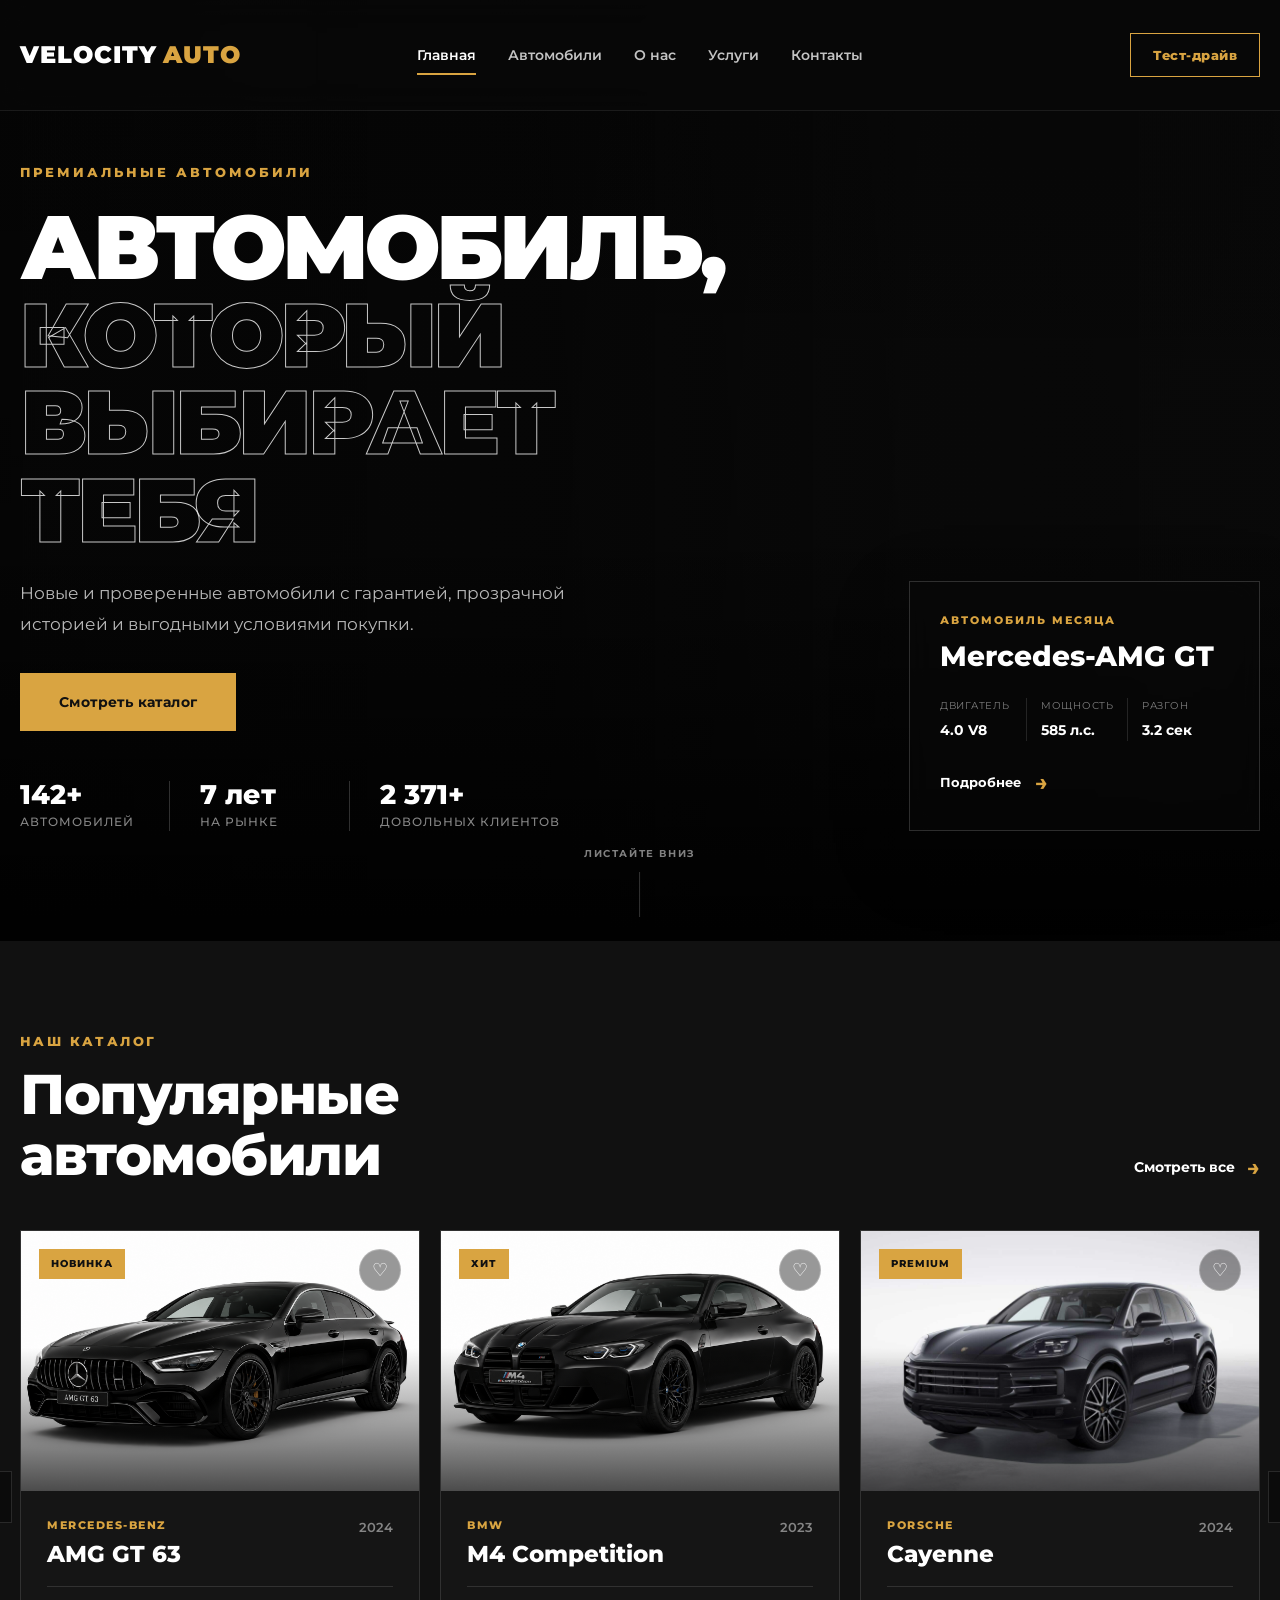
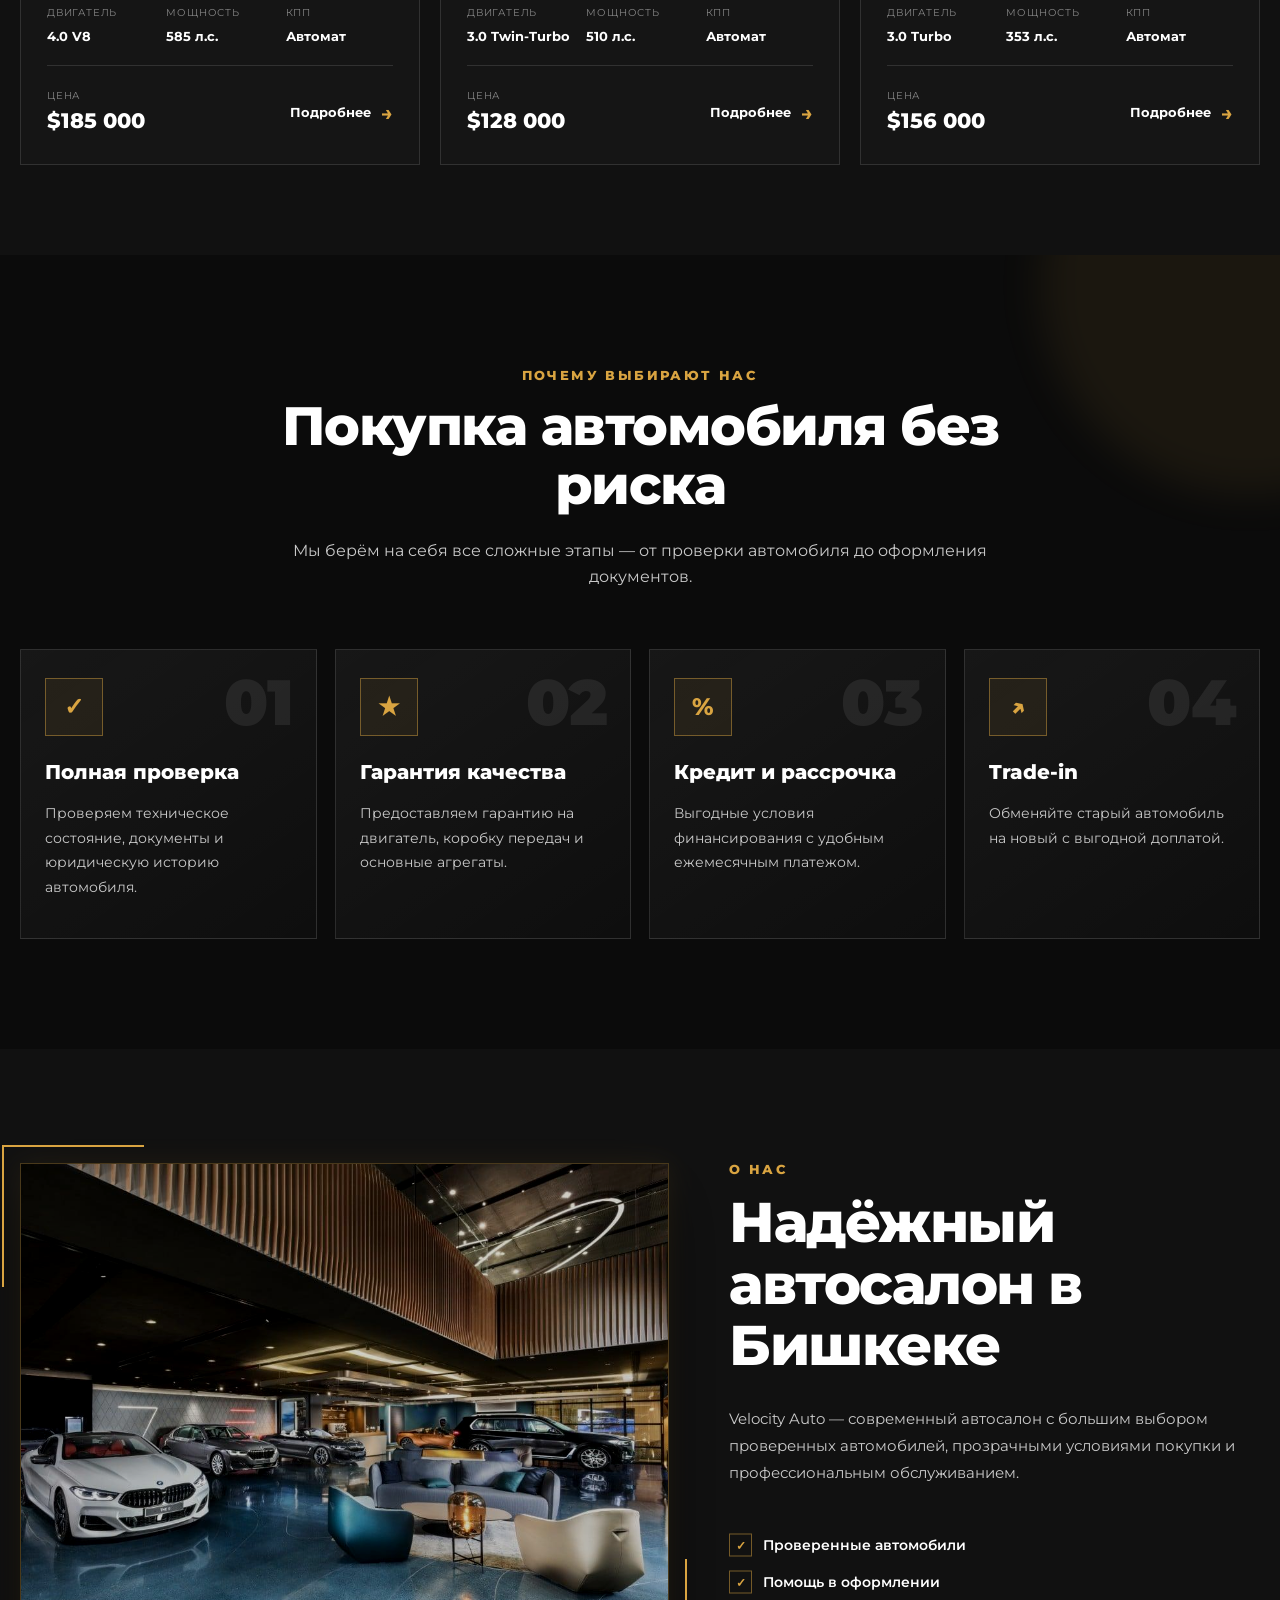
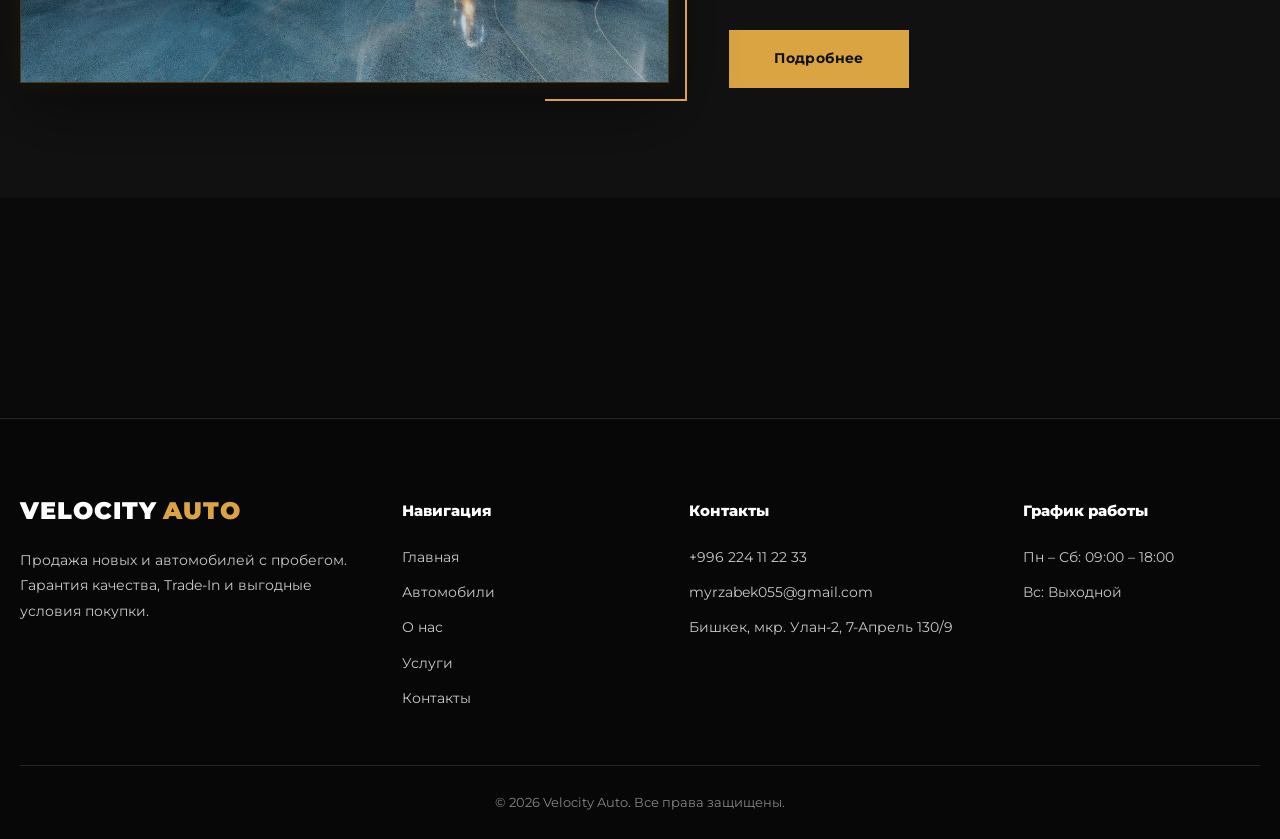
<file: index.html>
<!DOCTYPE html>
<html lang="ru">
<head>
    <meta charset="UTF-8">

    <meta
        name="viewport"
        content="width=device-width, initial-scale=1.0"
    >

    <meta
        name="description"
        content="Velocity Auto — премиальный автосалон в Бишкеке. Новые и проверенные автомобили, кредит, рассрочка, trade-in и тест-драйв."
    >

    <title>Velocity Auto — премиальный автосалон</title>

    <!-- Общие стили -->
    <link rel="stylesheet" href="./css/global.css">

    <!-- Header -->
    <link rel="stylesheet" href="./css/header.css">

    <!-- Главная страница -->
    <link rel="stylesheet" href="./css/hero.css">
    <link rel="stylesheet" href="./css/popular.css">
    <link rel="stylesheet" href="./css/advantages.css">
    <link rel="stylesheet" href="./css/about.css">
    <link rel="stylesheet" href="./css/test-drive.css">
    <link rel="stylesheet" href="./css/footer.css">
    <link rel="stylesheet" href="./css/preloader.css">

    <!-- Адаптив -->
    <link rel="stylesheet" href="./css/responsive.css">
</head>

<body>
    <!-- ================= PRELOADER ================= -->

<div class="preloader" id="preloader">

    <div class="preloader__content">

        <div class="preloader__logo">
            VELOCITY
            <span>AUTO</span>
        </div>

        <div class="preloader__line">

            <div class="preloader__progress"></div>

        </div>

        <p class="preloader__text">
            Premium Auto Experience
        </p>

    </div>


</div>

<div class="scroll-progress" id="scrollProgress"></div>

    <!-- ================= HEADER ================= -->

    <header class="header" id="header">
        <div class="container header__container">

            <a href="./index.html" class="logo">
                VELOCITY
                <span>AUTO</span>
            </a>

            <nav class="header__nav" id="navigation">

                <a
                    href="./index.html"
                    class="header__link header__link--active"
                >
                    Главная
                </a>

                <a
                    href="./pages/cars.html"
                    class="header__link"
                >
                    Автомобили
                </a>

                <a
                    href="./pages/about.html"
                    class="header__link"
                >
                    О нас
                </a>

                <a
                    href="./pages/services.html"
                    class="header__link"
                >
                    Услуги
                </a>

                <a
                    href="./pages/contacts.html"
                    class="header__link"
                >
                    Контакты
                </a>

            </nav>

            <a
                href="#test-drive"
                class="header__button"
                id="openTestDrive"
            >
                Тест-драйв
            </a>

            

            <button
                class="menu-button"
                id="menuButton"
                type="button"
                aria-label="Открыть меню"
            >
                <span></span>
                <span></span>
                <span></span>
            </button>

        </div>
    </header>

    <!-- ================= MAIN ================= -->

    <main>

        <!-- ================= HERO ================= -->

        <section class="hero" id="home">

            <div class="hero__background"></div>
            <div class="hero__overlay"></div>

            <div class="container hero__container">

                <div class="hero__content">

                    <p class="hero__eyebrow">
                        Премиальные автомобили
                    </p>

                    <h1 class="hero__title">
                        Автомобиль,
                        <span>который выбирает тебя</span>
                    </h1>

                    <p class="hero__description">
                        Новые и проверенные автомобили
                        с гарантией, прозрачной историей
                        и выгодными условиями покупки.
                    </p>

                    <div class="hero__actions">

                        <a
                            href="./pages/cars.html"
                            class="button button--primary"
                        >
                            Смотреть каталог
                        </a>

                        

                    </div>

                    <div class="hero__stats">

                        <div class="hero__stat">
                            <strong>150+</strong>
                            <span>автомобилей</span>
                        </div>

                        <div class="hero__stat">
                            <strong>8 лет</strong>
                            <span>на рынке</span>
                        </div>

                        <div class="hero__stat">
                            <strong>2500+</strong>
                            <span>довольных клиентов</span>
                        </div>

                    </div>

                </div>

                <article class="hero-car">

                    <p class="hero-car__label">
                        Автомобиль месяца
                    </p>

                    <h2 class="hero-car__title">
                        Mercedes-AMG GT
                    </h2>

                    <div class="hero-car__specifications">

                        <div class="hero-car__specification">
                            <span>Двигатель</span>
                            <strong>4.0 V8</strong>
                        </div>

                        <div class="hero-car__specification">
                            <span>Мощность</span>
                            <strong>585 л.с.</strong>
                        </div>

                        <div class="hero-car__specification">
                            <span>Разгон</span>
                            <strong>3.2 сек</strong>
                        </div>

                    </div>

                    <a
                        href="./pages/car-details.html?id=1"
                        class="hero-car__link"
                    >
                        Подробнее
                        <span>→</span>
                    </a>

                </article>

            </div>

            <a href="#popular-cars" class="hero__scroll">
                <span>Листайте вниз</span>
                <i></i>
            </a>

        </section>

        <!-- ================= POPULAR CARS ================= -->

        <section
            class="popular section"
            id="popular-cars"
        >
            <div class="container">

                <div class="section-header">

                    <div>
                        <p class="section-header__subtitle">
                            Наш каталог
                        </p>

                        <h2 class="section-header__title">
                            Популярные автомобили
                        </h2>
                    </div>

                    <a
                        href="./pages/cars.html"
                        class="section-header__link"
                    >
                        Смотреть все
                        <span>→</span>
                    </a>

                </div>

                <div class="popular__slider">

                    <button
                        class="slider-button slider-button--prev"
                        id="sliderPrev"
                        type="button"
                        aria-label="Предыдущий автомобиль"
                    >
                        ←
                    </button>

                    <div
                        class="popular__grid"
                        id="popularCars"
                    >
                        <!-- JavaScript карточкаларды ушул жерге чыгарат -->
                    </div>

                    <button
                        class="slider-button slider-button--next"
                        id="sliderNext"
                        type="button"
                        aria-label="Следующий автомобиль"
                    >
                        →
                    </button>

                </div>

            </div>
        </section>

        <!-- ================= ADVANTAGES ================= -->

        <section class="advantages section">

            <div class="container">

                <div class="section-header section-header--center">

                    <p class="section-header__subtitle">
                        Почему выбирают нас
                    </p>

                    <h2 class="section-header__title">
                        Покупка автомобиля без риска
                    </h2>

                    <p class="section-header__description">
                        Мы берём на себя все сложные этапы —
                        от проверки автомобиля до оформления документов.
                    </p>

                </div>

                <div class="advantages__grid">

                    <article class="advantage-card">

                        <span class="advantage-card__number">
                            01
                        </span>

                        <div class="advantage-card__icon">
                            ✓
                        </div>

                        <h3 class="advantage-card__title">
                            Полная проверка
                        </h3>

                        <p class="advantage-card__text">
                            Проверяем техническое состояние,
                            документы и юридическую историю автомобиля.
                        </p>

                    </article>

                    <article class="advantage-card">

                        <span class="advantage-card__number">
                            02
                        </span>

                        <div class="advantage-card__icon">
                            ★
                        </div>

                        <h3 class="advantage-card__title">
                            Гарантия качества
                        </h3>

                        <p class="advantage-card__text">
                            Предоставляем гарантию на двигатель,
                            коробку передач и основные агрегаты.
                        </p>

                    </article>

                    <article class="advantage-card">

                        <span class="advantage-card__number">
                            03
                        </span>

                        <div class="advantage-card__icon">
                            %
                        </div>

                        <h3 class="advantage-card__title">
                            Кредит и рассрочка
                        </h3>

                        <p class="advantage-card__text">
                            Выгодные условия финансирования
                            с удобным ежемесячным платежом.
                        </p>

                    </article>

                    <article class="advantage-card">

                        <span class="advantage-card__number">
                            04
                        </span>

                        <div class="advantage-card__icon">
                            ↗
                        </div>

                        <h3 class="advantage-card__title">
                            Trade-in
                        </h3>

                        <p class="advantage-card__text">
                            Обменяйте старый автомобиль
                            на новый с выгодной доплатой.
                        </p>

                    </article>

                </div>

            </div>
        </section>

        <!-- ================= ABOUT PREVIEW ================= -->

        <section class="about-preview section">

            <div class="container about-preview__container">

                <div class="about-preview__image">

                    <img
                        src="./images/about-showroom.jpg"
                        alt="Автосалон Velocity Auto"
                    >
                </div>

                <div class="about-preview__content">

                    <p class="section-header__subtitle">
                        О нас
                    </p>

                    <h2 class="section-header__title">
                        Надёжный автосалон
                        в Бишкеке
                    </h2>

                    <p class="about-preview__text">
                        Velocity Auto — современный автосалон с большим выбором
                        проверенных автомобилей, прозрачными условиями покупки
                        и профессиональным обслуживанием.
                    </p>

                    <ul class="about-preview__list">

                        <li>
                            Проверенные автомобили
                        </li>

                        <li>
                            Помощь в оформлении
                        </li>

                    </ul>

                    <a
                        href="./pages/about.html"
                        class="button button--primary"
                    >
                        Подробнее
                    </a>

                </div>

            </div>
        </section>


        <!-- ================= TEST DRIVE ================= -->

        <section
            class="test-drive section test-drive--hidden"
            id="test-drive"
        >

            <div class="test-drive__background"></div>
            <div class="test-drive__overlay"></div>

            <div class="container test-drive__container">

                <div class="test-drive__content">

                    <p class="section-header__subtitle">
                        Запишитесь сейчас
                    </p>

                    <h2 class="test-drive__title">
                        Почувствуйте автомобиль
                        на дороге
                    </h2>

                    <p class="test-drive__text">
                        Оставьте заявку, и наш менеджер
                        свяжется с вами для подтверждения
                        даты и времени тест-драйва.
                    </p>

                </div>

                <form
                    class="test-drive__form"
                    id="testDriveForm"
                >

                    <div class="form-group">

                        <label for="name">
                            Ваше имя
                        </label>

                        <input
                            type="text"
                            id="name"
                            name="name"
                            placeholder="Введите имя"
                            required
                        >

                    </div>

                    <div class="form-group">

                        <label for="phone">
                            Номер телефона
                        </label>

                        <input
                            type="tel"
                            id="phone"
                            name="phone"
                            placeholder="+996 555 00 00 00"
                            required
                        >

                    </div>

                    <div class="form-group">

                        <label for="carModel">
                            Выберите автомобиль
                        </label>

                        <select
                            id="carModel"
                            name="carModel"
                            required
                        >

                            <option value="">
                                Выберите модель
                            </option>

                            <option value="Mercedes-AMG GT">
                                Mercedes-AMG GT
                            </option>

                            <option value="BMW M4 Competition">
                                BMW M4 Competition
                            </option>

                            <option value="Toyota Land Cruiser 300">
                                Toyota Land Cruiser 300
                            </option>

                            <option value="Porsche Cayenne">
                                Porsche Cayenne
                            </option>

                        </select>

                    </div>

                    <button
                        type="submit"
                        class="button button--primary test-drive__button"
                    >
                        Записаться на тест-драйв
                    </button>

                    <p
                        class="form-message"
                        id="formMessage"
                    ></p>

                </form>

            </div>

        </section>

    </main>

    <!-- ================= FOOTER ================= -->

    <footer class="footer">

        <div class="container footer__container">

            <div class="footer__about">

                <a href="./index.html" class="logo">
                    VELOCITY
                    <span>AUTO</span>
                </a>

                <p>
                    Продажа новых и автомобилей с пробегом.
                    Гарантия качества, Trade-In и выгодные условия покупки.
                </p>

            </div>

            <div class="footer__column">

                <h3>Навигация</h3>

                <a href="./index.html">
                    Главная
                </a>

                <a href="./pages/cars.html">
                    Автомобили
                </a>

                <a href="./pages/about.html">
                    О нас
                </a>

                <a href="./pages/services.html">
                    Услуги
                </a>

                <a href="./pages/contacts.html">
                    Контакты
                </a>

                

            </div>

            <div class="footer__column">

                <h3>Контакты</h3>

                <a href="tel:+996224112233">
                    +996 224 11 22 33
                </a>

                <a href="mailto:myrzabek055@gmail.com">
                    myrzabek055@gmail.com
                </a>

                <p>
                    Бишкек, мкр. Улан-2, 7-Апрель 130/9
                </p>

            </div>

            <div class="footer__column">

                <h3>График работы</h3>

                <p>
                    Пн – Сб: 09:00 – 18:00
                </p>

                <p>
                    Вс: Выходной
                </p>

            </div>

        </div>

        <div class="container footer__bottom">

            <p>
                © <span id="currentYear"></span>
                Velocity Auto. Все права защищены.
            </p>

            

        </div>

    </footer>

    <!-- JavaScript -->

    <script src="./js/main.js"></script>
    <script src="./js/menu.js"></script>
    <script src="./js/cars.js"></script>
    <script src="./js/slider.js"></script>
    <script src="./js/form.js"></script>
    <script src="./js/preloader.js"></script>

</body>
</html>
</file>
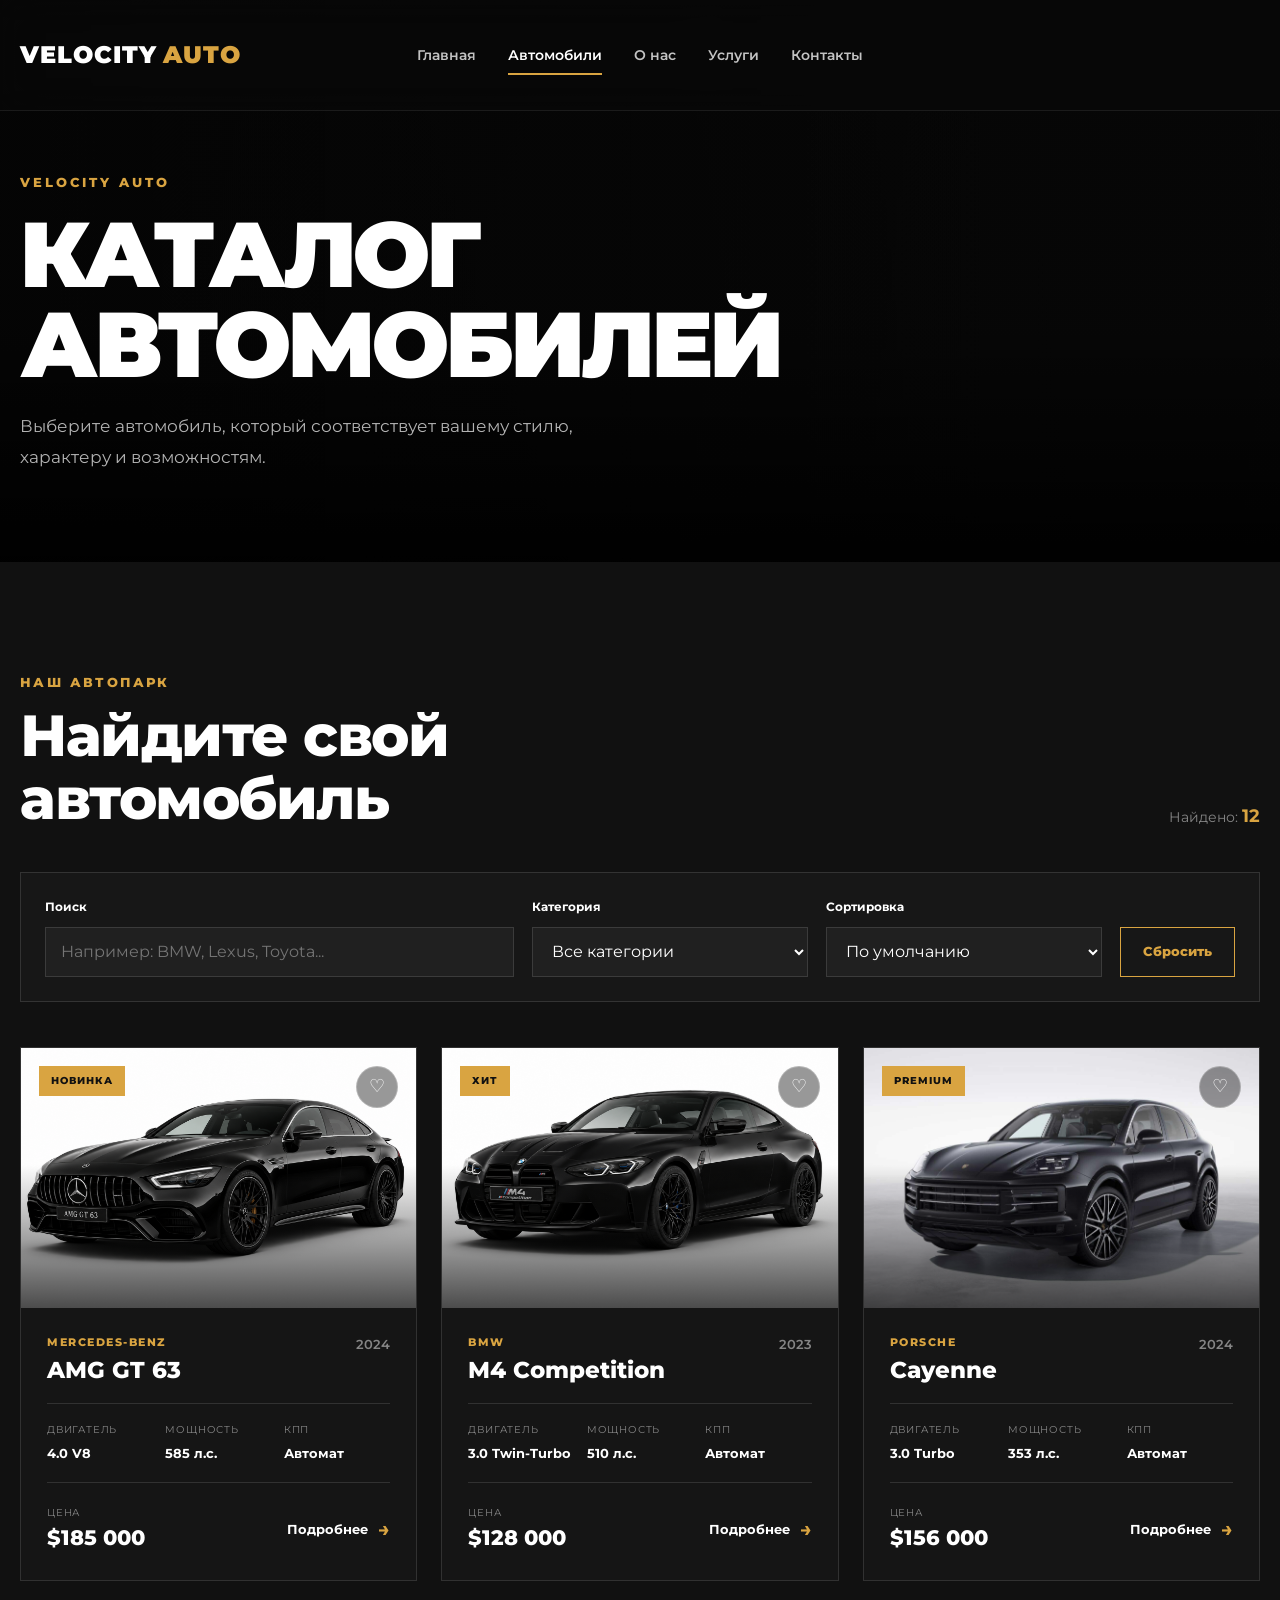
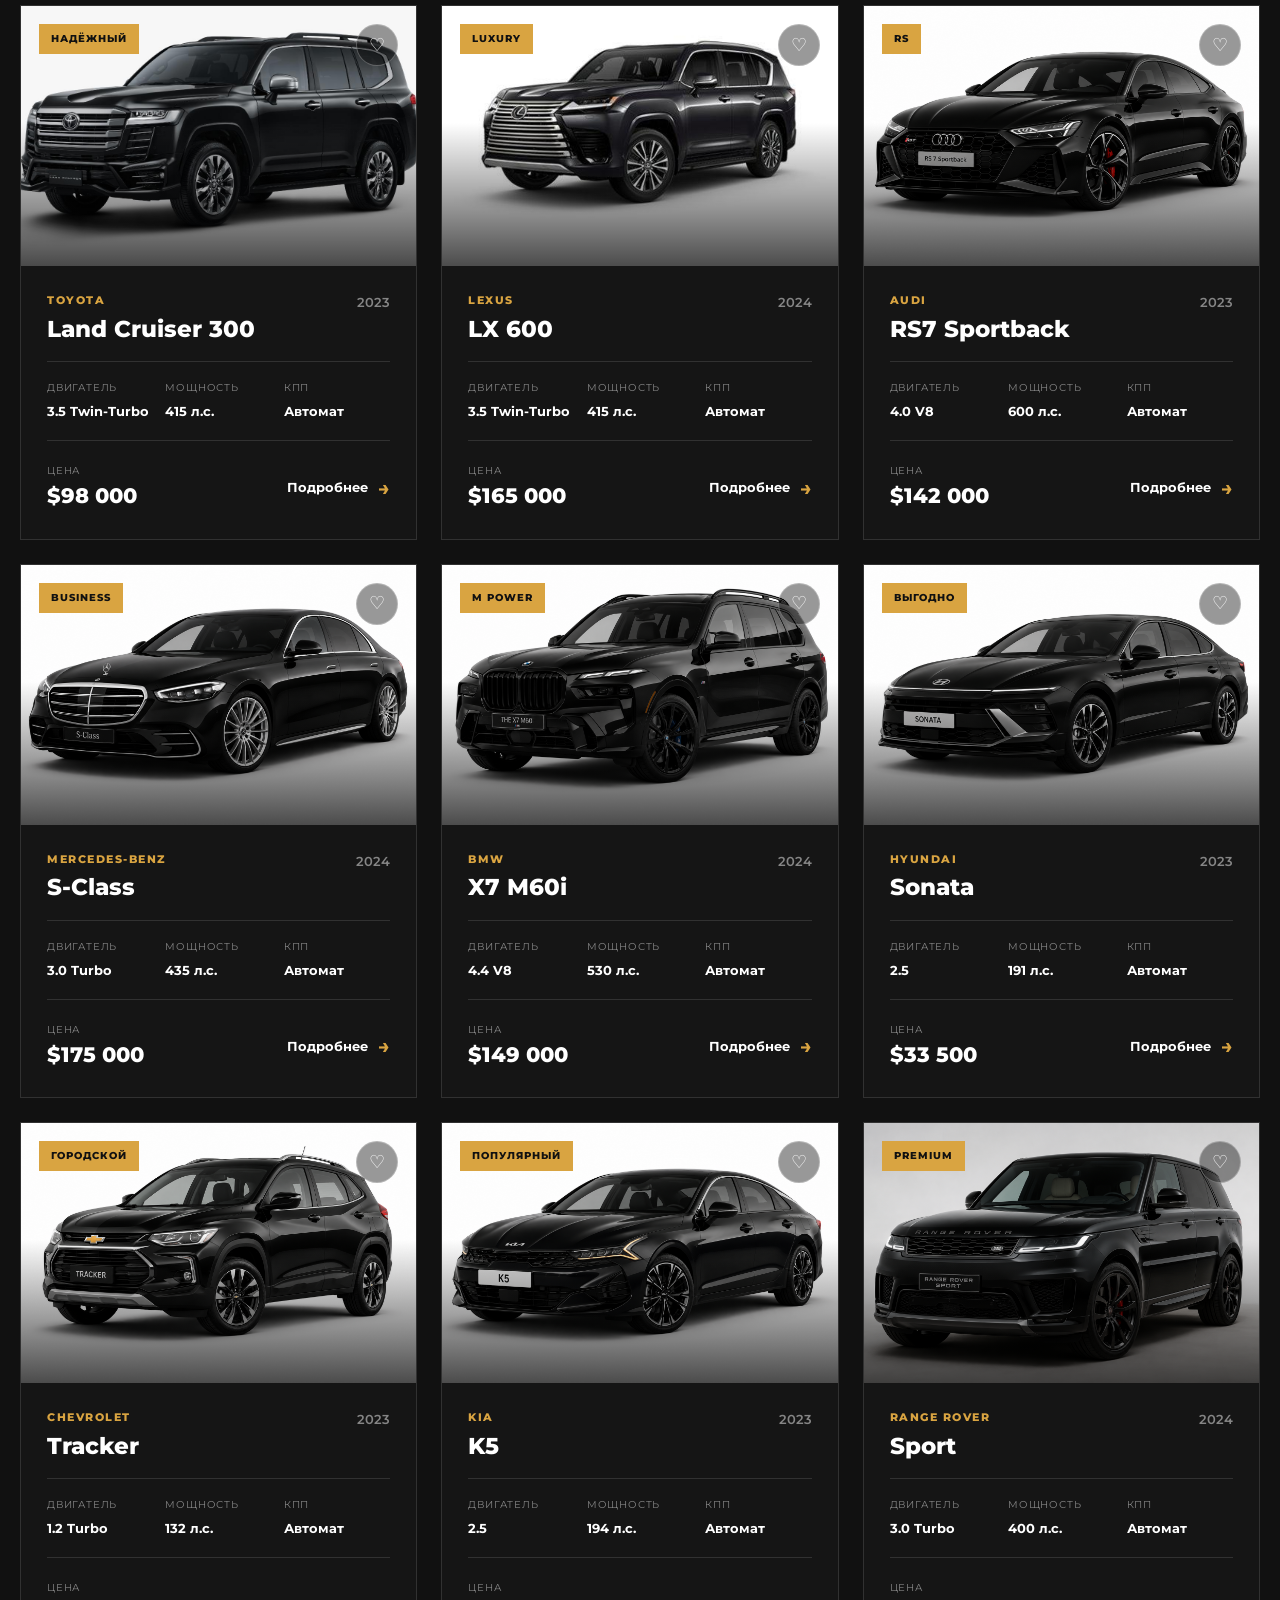
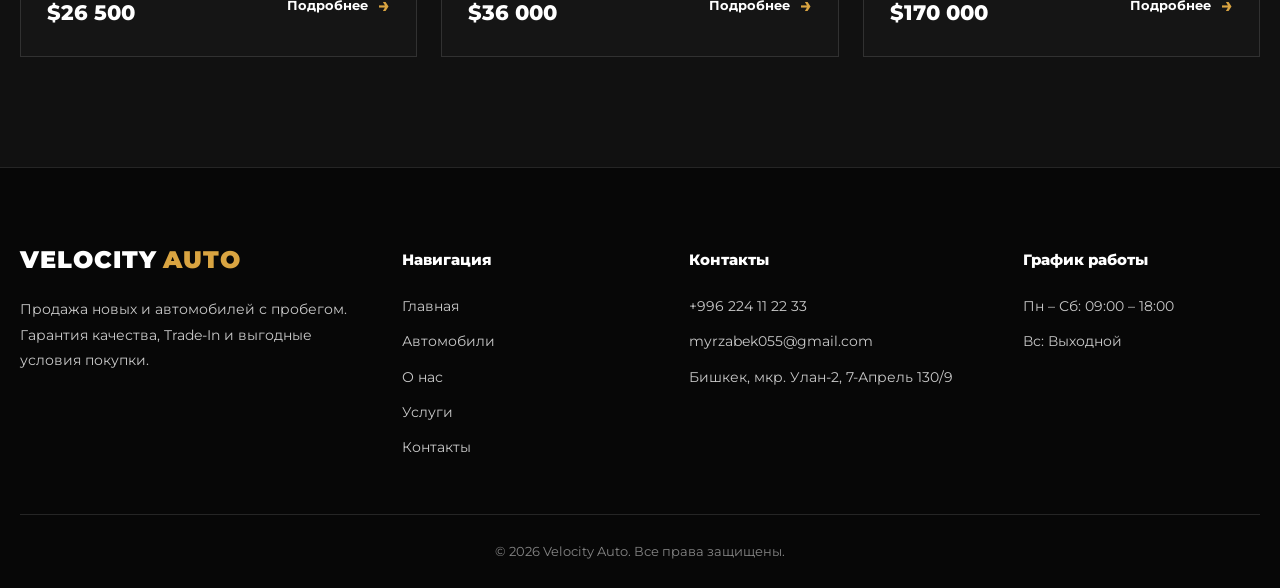
<file: pages/cars.html>
<!DOCTYPE html>
<html lang="ru">
<head>
    <meta charset="UTF-8">

    <meta
        name="viewport"
        content="width=device-width, initial-scale=1.0"
    >

    <meta
        name="description"
        content="Каталог автомобилей Velocity Auto. Премиальные, спортивные и семейные автомобили."
    >

    <title>Автомобили — Velocity Auto</title>

    <link rel="stylesheet" href="../css/global.css">
    <link rel="stylesheet" href="../css/header.css">
    <link rel="stylesheet" href="../css/cars.css">
    <link rel="stylesheet" href="../css/footer.css">
    <link rel="stylesheet" href="../css/popular.css">
    <link rel="stylesheet" href="../css/responsive.css">
</head>

<body>

    <div class="scroll-progress" id="scrollProgress"></div>
    <!-- HEADER -->
    <header class="header" id="header">
        <div class="container header__container">

            <a href="../index.html" class="logo">
                VELOCITY
                <span>AUTO</span>
            </a>

            <nav class="header__nav" id="navigation">

                <a
                    href="../index.html"
                    class="header__link"
                >
                    Главная
                </a>

                <a
                    href="./cars.html"
                    class="header__link header__link--active"
                >
                    Автомобили
                </a>

                <a
                    href="./about.html"
                    class="header__link"
                >
                    О нас
                </a>

                <a
                    href="./services.html"
                    class="header__link"
                >
                    Услуги
                </a>

                <a
                    href="./contacts.html"
                    class="header__link"
                >
                    Контакты
                </a>

            </nav>

            

            <button
                class="menu-button"
                id="menuButton"
                type="button"
                aria-label="Открыть меню"
            >
                <span></span>
                <span></span>
                <span></span>
            </button>

        </div>
    </header>

    <main>

        <!-- PAGE HERO -->
        <section class="catalog-hero">

            <div class="catalog-hero__background"></div>
            <div class="catalog-hero__overlay"></div>

            <div class="container catalog-hero__container">

                <p class="catalog-hero__subtitle">
                    Velocity Auto
                </p>

                <h1 class="catalog-hero__title">
                    Каталог автомобилей
                </h1>

                <p class="catalog-hero__text">
                    Выберите автомобиль, который соответствует
                    вашему стилю, характеру и возможностям.
                </p>

            </div>

        </section>

        <!-- CATALOG -->
        <section class="catalog section">

            <div class="container">

                <div class="catalog__top">

                    <div>
                        <p class="section-header__subtitle">
                            Наш автопарк
                        </p>

                        <h2 class="section-header__title">
                            Найдите свой автомобиль
                        </h2>
                    </div>

                    <p class="catalog__count">
                        Найдено:
                        <strong id="carsCount">0</strong>
                    </p>

                </div>

                <!-- FILTERS -->
                <div class="catalog-filters">

                    <div class="catalog-filters__search">

                        <label for="carSearch">
                            Поиск
                        </label>

                        <input
                            type="search"
                            id="carSearch"
                            placeholder="Например: BMW, Lexus, Toyota..."
                        >

                    </div>

                    <div class="catalog-filters__group">

                        <label for="categoryFilter">
                            Категория
                        </label>

                        <select id="categoryFilter">
                            <option value="all">
                                Все категории
                            </option>

                            <option value="sedan">
                                Седаны
                            </option>

                            <option value="suv">
                                Кроссоверы и внедорожники
                            </option>

                            <option value="sport">
                                Спортивные
                            </option>
                        </select>

                    </div>

                    <div class="catalog-filters__group">

                        <label for="sortFilter">
                            Сортировка
                        </label>

                        <select id="sortFilter">
                            <option value="default">
                                По умолчанию
                            </option>

                            <option value="price-low">
                                Сначала дешевле
                            </option>

                            <option value="price-high">
                                Сначала дороже
                            </option>

                            <option value="year-new">
                                Сначала новые
                            </option>
                        </select>

                    </div>

                    <button
                        class="catalog-filters__reset"
                        id="resetFilters"
                        type="button"
                    >
                        Сбросить
                    </button>

                </div>

                <!-- CAR GRID -->
                <div class="catalog__grid" id="carsCatalog">
                    <!-- Карточки чыгат -->
                </div>

                <p class="catalog__empty" id="catalogEmpty">
                    По вашему запросу автомобили не найдены.
                </p>

            </div>

        </section>

    </main>

    <!-- FOOTER -->
    <footer class="footer">

        <div class="container footer__container">

            <div class="footer__about">

                <a href="./index.html" class="logo">
                    VELOCITY
                    <span>AUTO</span>
                </a>

                <p>
                    Продажа новых и автомобилей с пробегом.
                    Гарантия качества, Trade-In и выгодные условия покупки.
                </p>

            </div>

            <div class="footer__column">

                <h3>Навигация</h3>

                <a href="./index.html">
                    Главная
                </a>

                <a href="./pages/cars.html">
                    Автомобили
                </a>

                <a href="./pages/about.html">
                    О нас
                </a>

                <a href="./pages/services.html">
                    Услуги
                </a>

                <a href="./pages/contacts.html">
                    Контакты
                </a>

                

            </div>

            <div class="footer__column">

                <h3>Контакты</h3>

                <a href="tel:+996224112233">
                    +996 224 11 22 33
                </a>

                <a href="mailto:myrzabek055@gmail.com">
                    myrzabek055@gmail.com
                </a>

                <p>
                    Бишкек, мкр. Улан-2, 7-Апрель 130/9
                </p>

            </div>

            <div class="footer__column">

                <h3>График работы</h3>

                <p>
                    Пн – Сб: 09:00 – 18:00
                </p>

                <p>
                    Вс: Выходной
                </p>

            </div>

        </div>

        <div class="container footer__bottom">

            <p>
                © <span id="currentYear"></span>
                Velocity Auto. Все права защищены.
            </p>

            

        </div>

    </footer>

    <script src="../js/main.js"></script>
    <script src="../js/menu.js"></script>
    <script src="../js/catalog.js"></script>

</body>
</html>
</file>
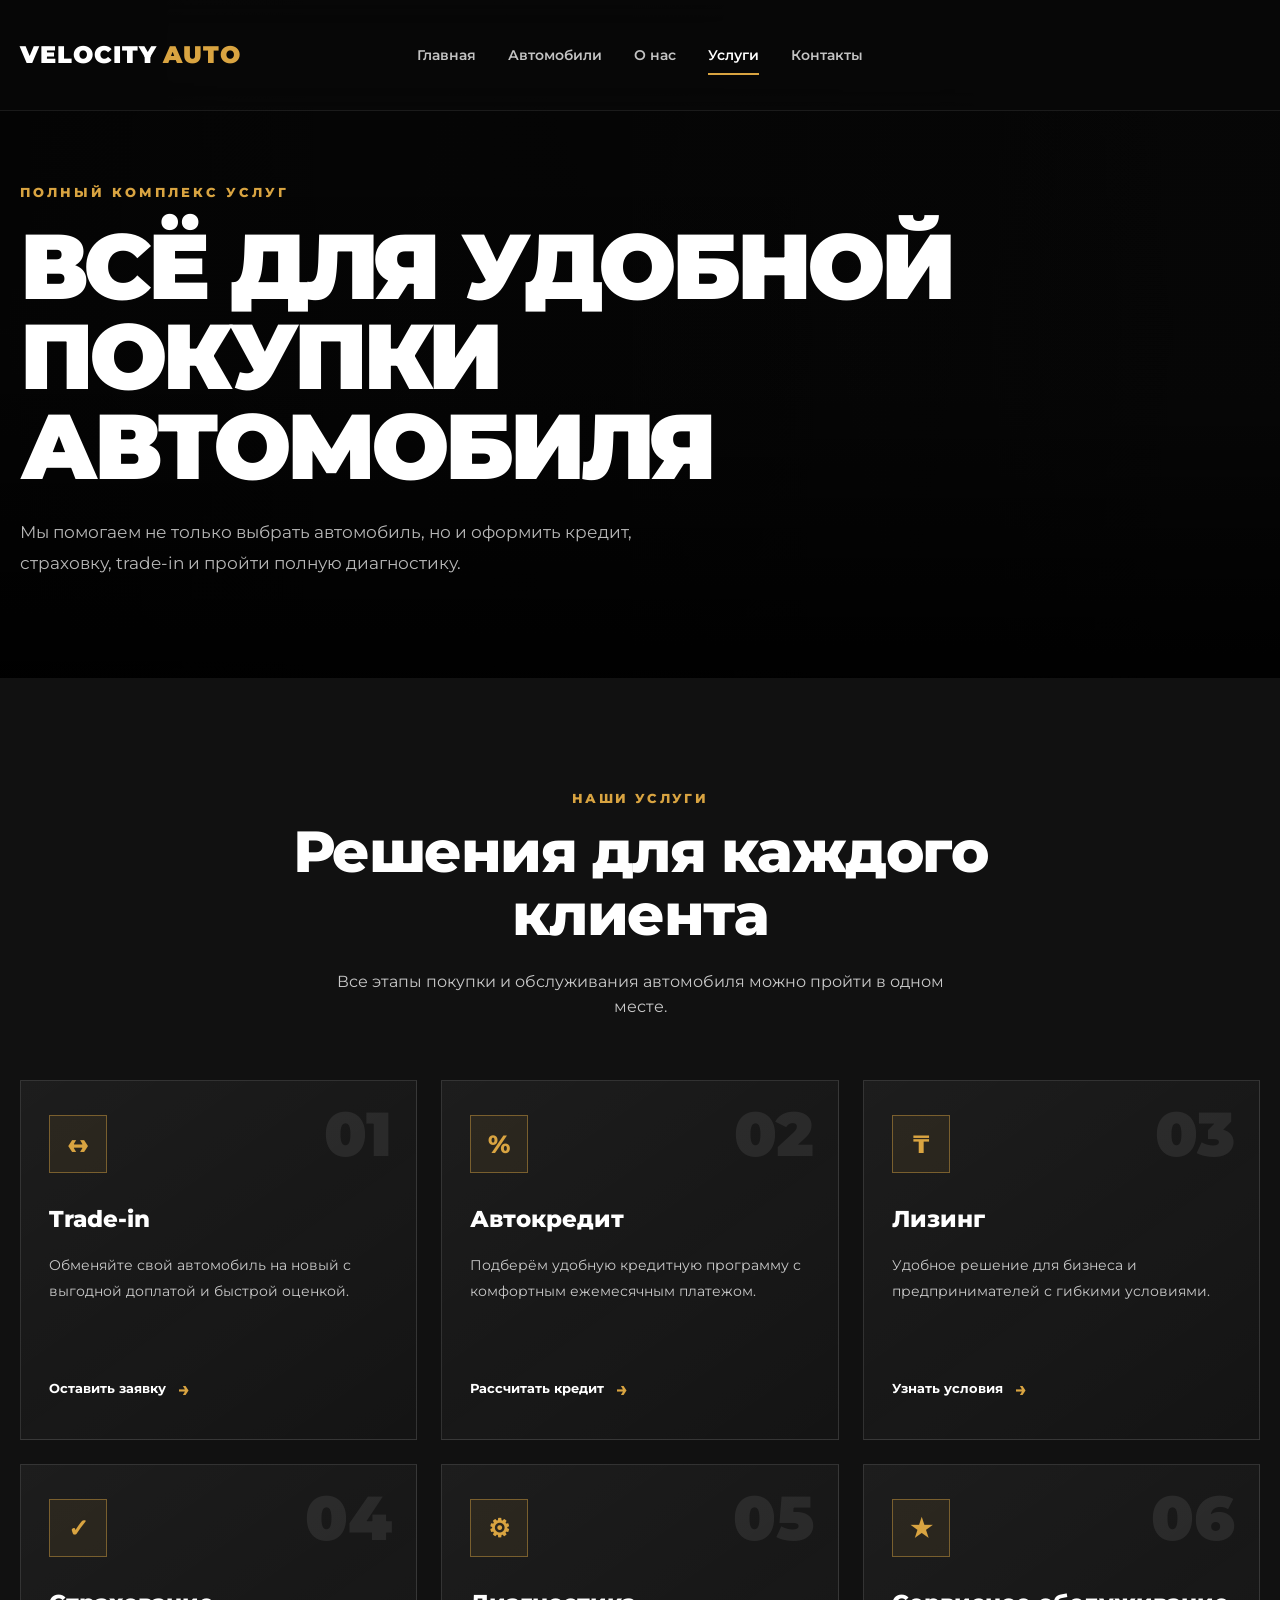
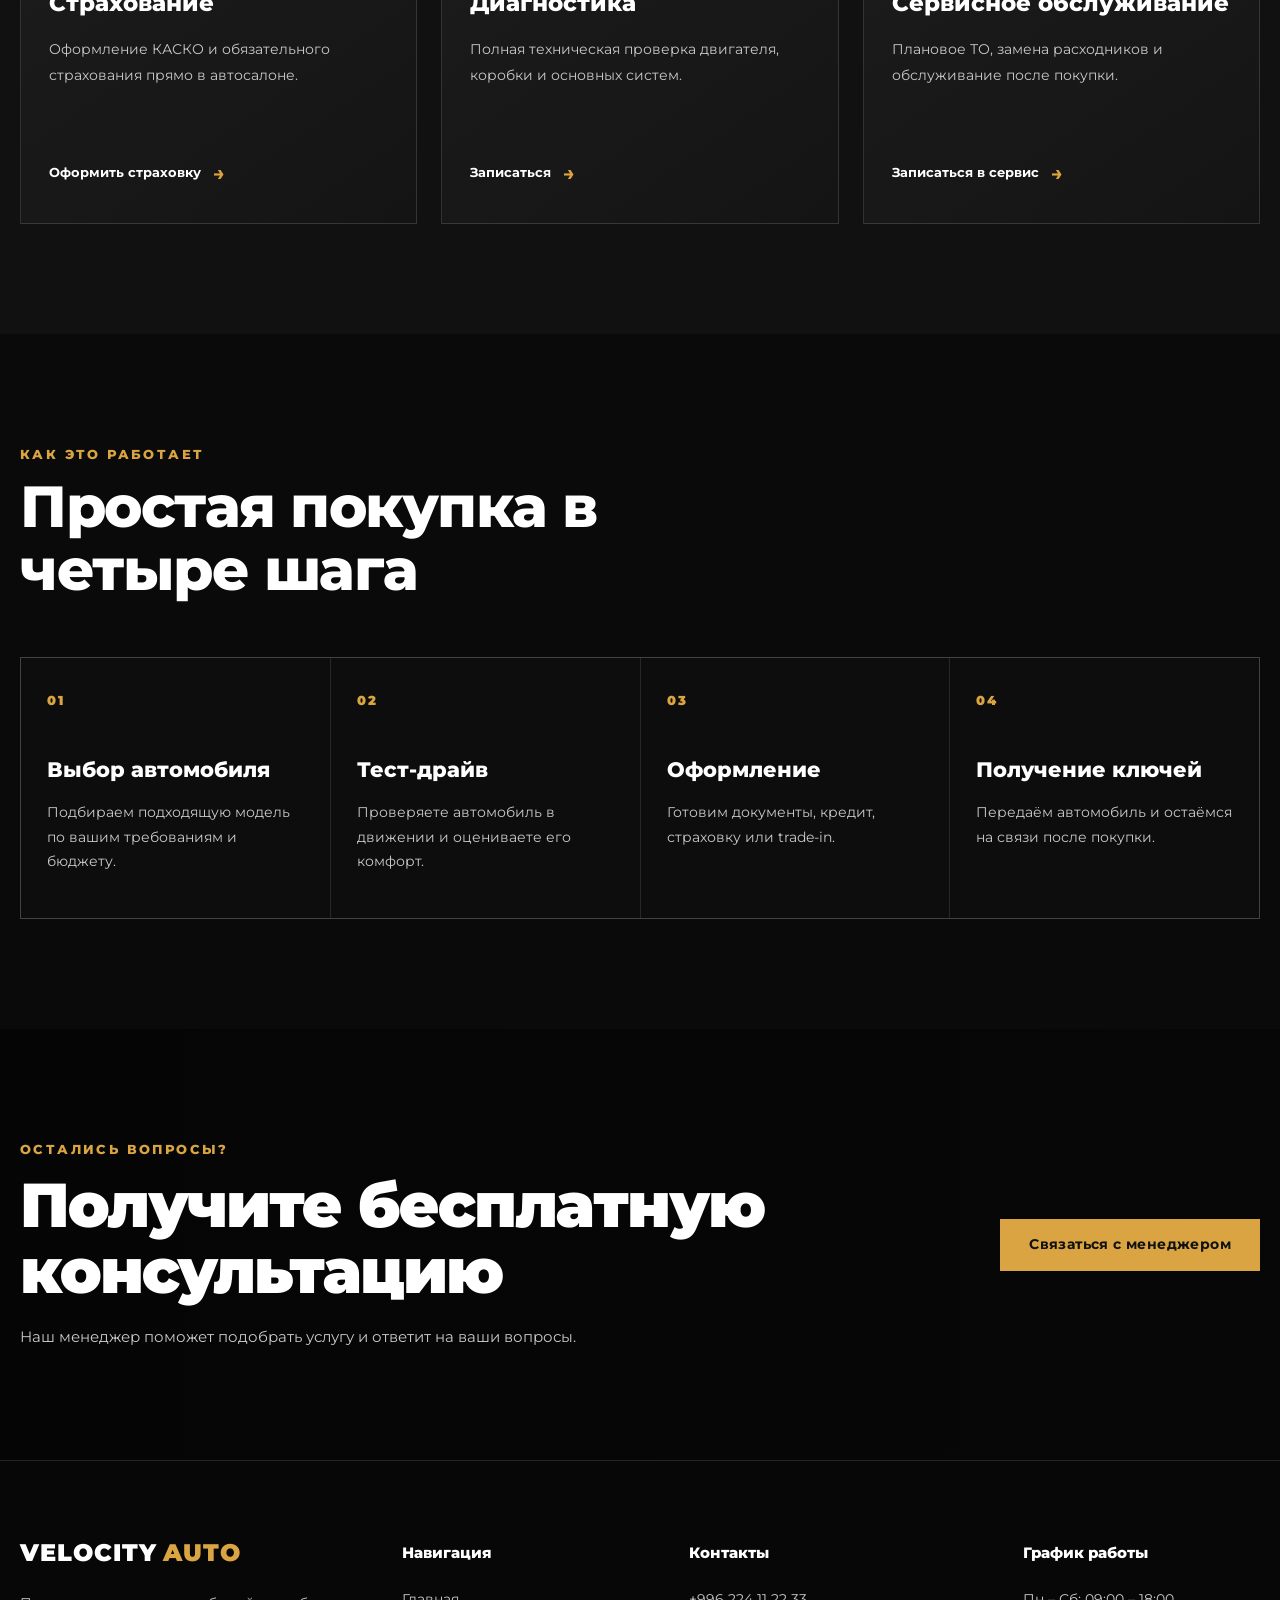
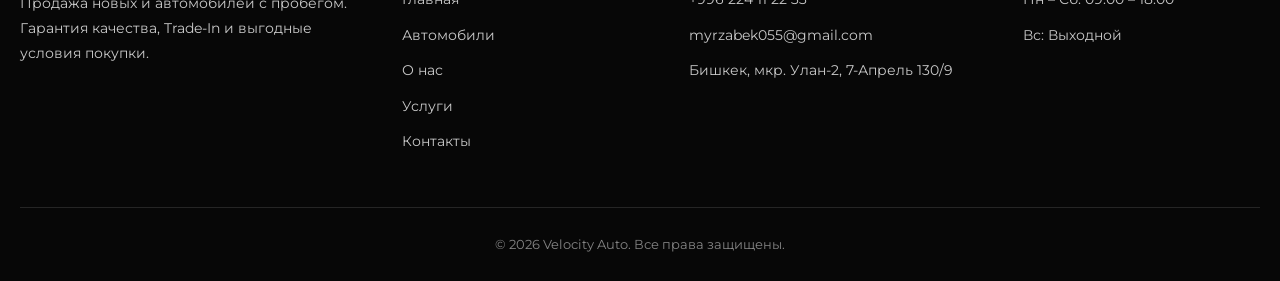
<file: pages/services.html>
<!DOCTYPE html>
<html lang="ru">
<head>
    <meta charset="UTF-8">

    <meta
        name="viewport"
        content="width=device-width, initial-scale=1.0"
    >

    <meta
        name="description"
        content="Услуги Velocity Auto: trade-in, автокредит, лизинг, страхование, диагностика и сервис."
    >

    <title>Услуги — Velocity Auto</title>

    <link rel="stylesheet" href="../css/global.css">
    <link rel="stylesheet" href="../css/header.css">
    <link rel="stylesheet" href="../css/services.css">
    <link rel="stylesheet" href="../css/footer.css">
    <link rel="stylesheet" href="../css/responsive.css">
</head>

<body>

    <div class="scroll-progress" id="scrollProgress"></div>
    
    <!-- HEADER -->
    <header class="header" id="header">
        <div class="container header__container">

            <a href="../index.html" class="logo">
                VELOCITY
                <span>AUTO</span>
            </a>

            <nav class="header__nav" id="navigation">

                <a href="../index.html" class="header__link">
                    Главная
                </a>

                <a href="./cars.html" class="header__link">
                    Автомобили
                </a>

                <a href="./about.html" class="header__link">
                    О нас
                </a>

                <a
                    href="./services.html"
                    class="header__link header__link--active"
                >
                    Услуги
                </a>

                <a href="./contacts.html" class="header__link">
                    Контакты
                </a>

            </nav>

            

            <button
                class="menu-button"
                id="menuButton"
                type="button"
                aria-label="Открыть меню"
            >
                <span></span>
                <span></span>
                <span></span>
            </button>

        </div>
    </header>

    <main>

        <!-- HERO -->
        <section class="services-hero">

            <div class="services-hero__background"></div>
            <div class="services-hero__overlay"></div>

            <div class="container services-hero__container">

                <p class="services-hero__subtitle">
                    Полный комплекс услуг
                </p>

                <h1 class="services-hero__title">
                    Всё для удобной покупки автомобиля
                </h1>

                <p class="services-hero__text">
                    Мы помогаем не только выбрать автомобиль,
                    но и оформить кредит, страховку, trade-in
                    и пройти полную диагностику.
                </p>

            </div>

        </section>

        <!-- SERVICES -->
        <section class="services section">

            <div class="container">

                <div class="section-header section-header--center">

                    <p class="section-header__subtitle">
                        Наши услуги
                    </p>

                    <h2 class="section-header__title">
                        Решения для каждого клиента
                    </h2>

                    <p class="section-header__description">
                        Все этапы покупки и обслуживания автомобиля
                        можно пройти в одном месте.
                    </p>

                </div>

                <div class="services__grid">

                    <article class="service-card">

                        <span class="service-card__number">
                            01
                        </span>

                        <div class="service-card__icon">
                            ↔
                        </div>

                        <h3 class="service-card__title">
                            Trade-in
                        </h3>

                        <p class="service-card__text">
                            Обменяйте свой автомобиль на новый
                            с выгодной доплатой и быстрой оценкой.
                        </p>

                        <a href="./contacts.html" class="service-card__link">
                            Оставить заявку
                            <span>→</span>
                        </a>

                    </article>

                    <article class="service-card">

                        <span class="service-card__number">
                            02
                        </span>

                        <div class="service-card__icon">
                            %
                        </div>

                        <h3 class="service-card__title">
                            Автокредит
                        </h3>

                        <p class="service-card__text">
                            Подберём удобную кредитную программу
                            с комфортным ежемесячным платежом.
                        </p>

                        <a href="./contacts.html" class="service-card__link">
                            Рассчитать кредит
                            <span>→</span>
                        </a>

                    </article>

                    <article class="service-card">

                        <span class="service-card__number">
                            03
                        </span>

                        <div class="service-card__icon">
                            ₸
                        </div>

                        <h3 class="service-card__title">
                            Лизинг
                        </h3>

                        <p class="service-card__text">
                            Удобное решение для бизнеса
                            и предпринимателей с гибкими условиями.
                        </p>

                        <a href="./contacts.html" class="service-card__link">
                            Узнать условия
                            <span>→</span>
                        </a>

                    </article>

                    <article class="service-card">

                        <span class="service-card__number">
                            04
                        </span>

                        <div class="service-card__icon">
                            ✓
                        </div>

                        <h3 class="service-card__title">
                            Страхование
                        </h3>

                        <p class="service-card__text">
                            Оформление КАСКО и обязательного
                            страхования прямо в автосалоне.
                        </p>

                        <a href="./contacts.html" class="service-card__link">
                            Оформить страховку
                            <span>→</span>
                        </a>

                    </article>

                    <article class="service-card">

                        <span class="service-card__number">
                            05
                        </span>

                        <div class="service-card__icon">
                            ⚙
                        </div>

                        <h3 class="service-card__title">
                            Диагностика
                        </h3>

                        <p class="service-card__text">
                            Полная техническая проверка
                            двигателя, коробки и основных систем.
                        </p>

                        <a href="./contacts.html" class="service-card__link">
                            Записаться
                            <span>→</span>
                        </a>

                    </article>

                    <article class="service-card">

                        <span class="service-card__number">
                            06
                        </span>

                        <div class="service-card__icon">
                            ★
                        </div>

                        <h3 class="service-card__title">
                            Сервисное обслуживание
                        </h3>

                        <p class="service-card__text">
                            Плановое ТО, замена расходников
                            и обслуживание после покупки.
                        </p>

                        <a href="./contacts.html" class="service-card__link">
                            Записаться в сервис
                            <span>→</span>
                        </a>

                    </article>

                </div>

            </div>

        </section>

        <!-- PROCESS -->
        <section class="service-process section">

            <div class="container">

                <div class="section-header">

                    <div>
                        <p class="section-header__subtitle">
                            Как это работает
                        </p>

                        <h2 class="section-header__title">
                            Простая покупка в четыре шага
                        </h2>
                    </div>

                </div>

                <div class="service-process__grid">

                    <article class="process-card">
                        <span>01</span>
                        <h3>Выбор автомобиля</h3>
                        <p>
                            Подбираем подходящую модель
                            по вашим требованиям и бюджету.
                        </p>
                    </article>

                    <article class="process-card">
                        <span>02</span>
                        <h3>Тест-драйв</h3>
                        <p>
                            Проверяете автомобиль в движении
                            и оцениваете его комфорт.
                        </p>
                    </article>

                    <article class="process-card">
                        <span>03</span>
                        <h3>Оформление</h3>
                        <p>
                            Готовим документы, кредит,
                            страховку или trade-in.
                        </p>
                    </article>

                    <article class="process-card">
                        <span>04</span>
                        <h3>Получение ключей</h3>
                        <p>
                            Передаём автомобиль и остаёмся
                            на связи после покупки.
                        </p>
                    </article>

                </div>

            </div>

        </section>

        <!-- CTA -->
        <section class="services-cta section">

            <div class="services-cta__overlay"></div>

            <div class="container services-cta__container">

                <div>
                    <p class="section-header__subtitle">
                        Остались вопросы?
                    </p>

                    <h2 class="services-cta__title">
                        Получите бесплатную консультацию
                    </h2>

                    <p class="services-cta__text">
                        Наш менеджер поможет подобрать услугу
                        и ответит на ваши вопросы.
                    </p>
                </div>

                <a
                    href="./contacts.html"
                    class="button button--primary"
                >
                    Связаться с менеджером
                </a>

            </div>

        </section>

    </main>

    <!-- FOOTER -->
    <footer class="footer">

        <div class="container footer__container">

            <div class="footer__about">

                <a href="./index.html" class="logo">
                    VELOCITY
                    <span>AUTO</span>
                </a>

                <p>
                    Продажа новых и автомобилей с пробегом.
                    Гарантия качества, Trade-In и выгодные условия покупки.
                </p>

            </div>

            <div class="footer__column">

                <h3>Навигация</h3>

                <a href="./index.html">
                    Главная
                </a>

                <a href="./pages/cars.html">
                    Автомобили
                </a>

                <a href="./pages/about.html">
                    О нас
                </a>

                <a href="./pages/services.html">
                    Услуги
                </a>

                <a href="./pages/contacts.html">
                    Контакты
                </a>

                

            </div>

            <div class="footer__column">

                <h3>Контакты</h3>

                <a href="tel:+996224112233">
                    +996 224 11 22 33
                </a>

                <a href="mailto:myrzabek055@gmail.com">
                    myrzabek055@gmail.com
                </a>

                <p>
                    Бишкек, мкр. Улан-2, 7-Апрель 130/9
                </p>

            </div>

            <div class="footer__column">

                <h3>График работы</h3>

                <p>
                    Пн – Сб: 09:00 – 18:00
                </p>

                <p>
                    Вс: Выходной
                </p>

            </div>

        </div>

        <div class="container footer__bottom">

            <p>
                © <span id="currentYear"></span>
                Velocity Auto. Все права защищены.
            </p>

            

        </div>

    </footer>

    <script src="../js/main.js"></script>
    <script src="../js/menu.js"></script>

</body>
</html>
</file>
<file: css/global.css>
@import url("https://fonts.googleapis.com/css2?family=Montserrat:wght@400;500;600;700;800;900&display=swap");

:root {
    --color-bg: #0a0a0a;
    --color-bg-light: #111111;
    --color-card: #151515;
    --color-border: rgba(255, 255, 255, 0.12);

    --color-white: #ffffff;
    --color-text: #c9c9c9;
    --color-muted: #858585;

    --color-accent: #d9a441;
    --color-accent-dark: #a97922;

    --container-width: 1240px;

    --transition: 0.3s ease;
}

* {
    margin: 0;
    padding: 0;
    box-sizing: border-box;
}

html {
    scroll-behavior: smooth;
}

body {
    font-family: "Montserrat", sans-serif;
    background-color: var(--color-bg);
    color: var(--color-white);
    line-height: 1.6;
    overflow-x: hidden;
}

body.menu-open {
    overflow: hidden;
}

a {
    color: inherit;
    text-decoration: none;
}

ul {
    list-style: none;
}

button,
input,
select,
textarea {
    font: inherit;
}

button {
    border: none;
    cursor: pointer;
}

img {
    display: block;
    width: 100%;
    max-width: 100%;
}

.container {
    width: min(var(--container-width), calc(100% - 40px));
    margin: 0 auto;
}

.section {
    padding: 110px 0;
}

.logo {
    display: inline-flex;
    align-items: center;
    gap: 6px;
    font-size: 24px;
    font-weight: 900;
    letter-spacing: 1px;
    line-height: 1;
}

.logo span {
    color: var(--color-accent);
}

.button {
    min-height: 52px;
    padding: 0 28px;

    display: inline-flex;
    align-items: center;
    justify-content: center;

    border: 1px solid transparent;

    font-size: 14px;
    font-weight: 700;
    letter-spacing: 0.4px;
    text-align: center;

    transition:
        background-color var(--transition),
        color var(--transition),
        border-color var(--transition),
        transform var(--transition);
}

.button:hover {
    transform: translateY(-3px);
}

.button--primary {
    background-color: var(--color-accent);
    color: #111111;
}

.button--primary:hover {
    background-color: var(--color-white);
}

.button--outline {
    background-color: transparent;
    color: var(--color-white);
    border-color: rgba(255, 255, 255, 0.45);
}

.button--outline:hover {
    background-color: var(--color-white);
    color: #111111;
    border-color: var(--color-white);
}

.section-header {
    margin-bottom: 55px;

    display: flex;
    align-items: flex-end;
    justify-content: space-between;
    gap: 30px;
}

.section-header--center {
    max-width: 760px;
    margin: 0 auto 60px;
    text-align: center;

    display: block;
}

.section-header__subtitle {
    margin-bottom: 12px;

    color: var(--color-accent);

    font-size: 13px;
    font-weight: 800;
    letter-spacing: 2.4px;
    text-transform: uppercase;
}

.section-header__title {
    max-width: 720px;

    font-size: clamp(32px, 5vw, 58px);
    font-weight: 800;
    line-height: 1.08;
    letter-spacing: -1.5px;
}

.section-header--center .section-header__title {
    margin: 0 auto;
}

.section-header__description {
    max-width: 650px;
    margin: 22px auto 0;

    color: var(--color-text);
    font-size: 16px;
}

.section-header__link {
    flex-shrink: 0;

    display: inline-flex;
    align-items: center;
    gap: 12px;

    color: var(--color-white);

    font-size: 14px;
    font-weight: 700;

    transition: color var(--transition);
}

.section-header__link span {
    color: var(--color-accent);
    font-size: 22px;

    transition: transform var(--transition);
}

.section-header__link:hover {
    color: var(--color-accent);
}

.section-header__link:hover span {
    transform: translateX(5px);
}

.form-group {
    display: flex;
    flex-direction: column;
    gap: 10px;
}

.form-group label {
    color: var(--color-white);
    font-size: 13px;
    font-weight: 700;
}

.form-group input,
.form-group select,
.form-group textarea {
    width: 100%;
    min-height: 52px;
    padding: 0 16px;

    border: 1px solid var(--color-border);
    outline: none;

    background-color: rgba(255, 255, 255, 0.05);
    color: var(--color-white);

    transition:
        border-color var(--transition),
        background-color var(--transition);
}

.form-group textarea {
    min-height: 140px;
    padding-top: 15px;
    resize: vertical;
}

.form-group input::placeholder,
.form-group textarea::placeholder {
    color: #7a7a7a;
}

.form-group input:focus,
.form-group select:focus,
.form-group textarea:focus {
    border-color: var(--color-accent);
    background-color: rgba(255, 255, 255, 0.08);
}

.form-group select option {
    background-color: #111111;
    color: var(--color-white);
}

.form-message {
    min-height: 24px;
    margin-top: 8px;

    font-size: 14px;
    font-weight: 600;
}

.form-message--success {
    color: #4fd17b;
}

.form-message--error {
    color: #ff6868;
}

.footer {
    padding-top: 75px;
    border-top: 1px solid var(--color-border);
    background-color: #070707;
}

.footer__container {
    padding-bottom: 55px;

    display: grid;
    grid-template-columns: 1.5fr 1fr 1.2fr 1fr;
    gap: 50px;
}

.footer__about p {
    max-width: 330px;
    margin-top: 22px;

    color: var(--color-text);
    font-size: 14px;
}

.footer__column {
    display: flex;
    flex-direction: column;
    align-items: flex-start;
    gap: 13px;
}

.footer__column h3 {
    margin-bottom: 8px;

    font-size: 15px;
    font-weight: 800;
}

.footer__column a,
.footer__column p {
    color: var(--color-text);
    font-size: 14px;

    transition: color var(--transition);
}

.footer__column a:hover {
    color: var(--color-accent);
}

.footer__bottom {
    min-height: 74px;
    border-top: 1px solid var(--color-border);

    display: flex;
    align-items: center;
    justify-content: space-between;
    gap: 20px;

    color: var(--color-muted);
    font-size: 13px;
}

.footer__bottom a {
    transition: color var(--transition);
}

.footer__bottom a:hover {
    color: var(--color-accent);
}

::selection {
    background-color: var(--color-accent);
    color: #111111;
}

::-webkit-scrollbar {
    width: 9px;
}

::-webkit-scrollbar-track {
    background-color: #080808;
}

::-webkit-scrollbar-thumb {
    background-color: #373737;
}

::-webkit-scrollbar-thumb:hover {
    background-color: var(--color-accent);
}

/* =========================================
   SCROLL REVEAL ANIMATION
========================================= */

.reveal {
    opacity: 0;
    transform: translateY(45px);

    transition:
        opacity 0.8s ease,
        transform 0.8s ease;
}

.reveal--visible {
    opacity: 1;
    transform: translateY(0);
}

.scroll-progress {
    position: fixed;
    top: 0;
    left: 0;
    z-index: 100000;

    width: 0;
    height: 3px;

    background: linear-gradient(
        90deg,
        #8f651d,
        var(--color-accent),
        #f4d17f
    );

    box-shadow: 0 0 16px rgba(217, 164, 65, 0.65);

    pointer-events: none;
}

/* ================= REVEAL ================= */

.reveal {
    opacity: 0;
    transform: translateY(80px);

    transition:
        opacity 0.9s ease,
        transform 0.9s ease;
}

.reveal.active {
    opacity: 1;
    transform: translateY(0);
}

.reveal {
    opacity: 1 !important;
    visibility: visible !important;
    transform: none !important;
}
</file>
<file: css/header.css>
.header {
    position: fixed;
    top: 0;
    left: 0;
    z-index: 1000;

    width: 100%;

    border-bottom: 1px solid rgba(255, 255, 255, 0.08);

    background-color: rgba(8, 8, 8, 0.78);
    -webkit-backdrop-filter: blur(18px);
    backdrop-filter: blur(18px);

    transition:
        background-color var(--transition),
        box-shadow var(--transition);
}

.header--scrolled {
    background-color: rgba(8, 8, 8, 0.96);
    box-shadow: 0 10px 35px rgba(0, 0, 0, 0.35);
}

.header__container {
    min-height: 110px;

    display: grid;
    grid-template-columns: 1fr auto 1fr;
    align-items: center;
}

.logo {
    justify-self: start;
}

.header__nav {
    justify-self: center;
}

.header__button,
.menu-button {
    justify-self: end;
}

.header__nav {
    display: flex;
    align-items: center;
    gap: 32px;
}

.header__link {
    position: relative;

    padding: 30px 0;

    color: rgba(255, 255, 255, 0.76);

    font-size: 14px;
    font-weight: 600;

    transition: color var(--transition);
}

.header__link::after {
    content: "";

    position: absolute;
    left: 0;
    bottom: 21px;

    width: 0;
    height: 2px;

    background-color: var(--color-accent);

    transition: width var(--transition);
}

.header__link:hover,
.header__link--active {
    color: var(--color-white);
}

.header__link:hover::after,
.header__link--active::after {
    width: 100%;
}

.header__button {
    min-height: 44px;
    padding: 0 22px;

    display: inline-flex;
    align-items: center;
    justify-content: center;

    border: 1px solid var(--color-accent);

    color: var(--color-accent);

    font-size: 13px;
    font-weight: 800;
    letter-spacing: 0.5px;

    transition:
        background-color var(--transition),
        color var(--transition),
        transform var(--transition);
}

.header__button:hover {
    background-color: var(--color-accent);
    color: #111111;
    transform: translateY(-2px);
}

.menu-button {
    display: none;

    width: 44px;
    height: 44px;

    background-color: transparent;

    align-items: center;
    justify-content: center;
    flex-direction: column;
    gap: 6px;
}

.menu-button span {
    width: 26px;
    height: 2px;

    background-color: var(--color-white);

    transition:
        transform var(--transition),
        opacity var(--transition);
}

.menu-button--active span:nth-child(1) {
    transform: translateY(8px) rotate(45deg);
}

.menu-button--active span:nth-child(2) {
    opacity: 0;
}

.menu-button--active span:nth-child(3) {
    transform: translateY(-8px) rotate(-45deg);
}
</file>
<file: css/hero.css>
.hero {
    position: relative;
    min-height: 100vh;
    padding-top: 82px;
    overflow: hidden;

    display: flex;
    align-items: center;

    background-color: #090909;
}

.hero__background {
    position: absolute;
    inset: 0;

    background:
        linear-gradient(
            90deg,
            rgba(5, 5, 5, 0.96) 0%,
            rgba(5, 5, 5, 0.78) 42%,
            rgba(5, 5, 5, 0.22) 72%,
            rgba(5, 5, 5, 0.12) 100%
        ),
        url("https://images.unsplash.com/photo-1618843479313-40f8afb4b4d8?auto=format&fit=crop&w=2000&q=90")
        center / cover no-repeat;

    transform: scale(1.03);
}

.hero__overlay {
    position: absolute;
    inset: 0;

    background:
        linear-gradient(
            180deg,
            rgba(0, 0, 0, 0.18) 0%,
            rgba(0, 0, 0, 0) 55%,
            rgba(0, 0, 0, 0.88) 100%
        );
}

.hero__container {
    position: relative;
    z-index: 2;

    min-height: calc(100vh - 82px);
    padding-top: 80px;
    padding-bottom: 110px;

    display: grid;
    grid-template-columns: minmax(0, 1.4fr) minmax(300px, 0.6fr);
    align-items: center;
    gap: 70px;
}

.hero__content {
    max-width: 780px;
}

.hero__eyebrow {
    margin-bottom: 20px;

    color: var(--color-accent);

    font-size: 13px;
    font-weight: 800;
    letter-spacing: 3px;
    text-transform: uppercase;
}

.hero__title {
    max-width: 780px;
    margin-bottom: 24px;

    font-size: clamp(48px, 7vw, 96px);
    font-weight: 900;
    line-height: 0.98;
    letter-spacing: -4px;
    text-transform: uppercase;
}

.hero__title span {
    display: block;

    color: transparent;

    -webkit-text-stroke: 1px rgba(255, 255, 255, 0.78);
    text-stroke: 1px rgba(255, 255, 255, 0.78);
}

.hero__description {
    max-width: 610px;
    margin-bottom: 34px;

    color: rgba(255, 255, 255, 0.72);

    font-size: 17px;
    line-height: 1.8;
}

.hero__actions {
    margin-bottom: 50px;

    display: flex;
    align-items: center;
    flex-wrap: wrap;
    gap: 14px;
}

.hero__stats {
    display: flex;
    align-items: center;
    flex-wrap: wrap;
    gap: 0;
}

.hero__stat {
    min-width: 150px;
    padding-right: 30px;
    margin-right: 30px;

    border-right: 1px solid rgba(255, 255, 255, 0.18);

    display: flex;
    flex-direction: column;
}

.hero__stat:last-child {
    padding-right: 0;
    margin-right: 0;
    border-right: none;
}

.hero__stat strong {
    margin-bottom: 4px;

    color: var(--color-white);

    font-size: 27px;
    font-weight: 800;
    line-height: 1;
}

.hero__stat span {
    color: rgba(255, 255, 255, 0.52);

    font-size: 12px;
    font-weight: 500;
    text-transform: uppercase;
    letter-spacing: 1px;
}

.hero-car {
    align-self: end;

    padding: 30px;

    border: 1px solid rgba(255, 255, 255, 0.16);

    background-color: rgba(10, 10, 10, 0.46);

    -webkit-backdrop-filter: blur(16px);
    backdrop-filter: blur(16px);

    box-shadow: 0 24px 70px rgba(0, 0, 0, 0.32);
}

.hero-car__label {
    margin-bottom: 10px;

    color: var(--color-accent);

    font-size: 11px;
    font-weight: 800;
    letter-spacing: 2px;
    text-transform: uppercase;
}

.hero-car__title {
    margin-bottom: 26px;

    font-size: 28px;
    font-weight: 800;
    line-height: 1.15;
}

.hero-car__specifications {
    margin-bottom: 24px;

    display: grid;
    grid-template-columns: repeat(3, 1fr);
    gap: 14px;
}

.hero-car__specification {
    padding-right: 12px;
    border-right: 1px solid rgba(255, 255, 255, 0.12);

    display: flex;
    flex-direction: column;
    gap: 5px;
}

.hero-car__specification:last-child {
    border-right: none;
}

.hero-car__specification span {
    color: rgba(255, 255, 255, 0.48);

    font-size: 10px;
    text-transform: uppercase;
    letter-spacing: 0.7px;
}

.hero-car__specification strong {
    font-size: 14px;
    font-weight: 700;
}

.hero-car__link {
    display: inline-flex;
    align-items: center;
    gap: 14px;

    color: var(--color-white);

    font-size: 13px;
    font-weight: 700;

    transition: color var(--transition);
}

.hero-car__link span {
    color: var(--color-accent);
    font-size: 22px;

    transition: transform var(--transition);
}

.hero-car__link:hover {
    color: var(--color-accent);
}

.hero-car__link:hover span {
    transform: translateX(6px);
}

.hero__scroll {
    position: absolute;
    left: 50%;
    bottom: 24px;
    z-index: 3;

    transform: translateX(-50%);

    display: flex;
    flex-direction: column;
    align-items: center;
    gap: 10px;

    color: rgba(255, 255, 255, 0.5);

    font-size: 10px;
    font-weight: 700;
    letter-spacing: 1.6px;
    text-transform: uppercase;
}

.hero__scroll i {
    position: relative;

    width: 1px;
    height: 45px;

    overflow: hidden;

    background-color: rgba(255, 255, 255, 0.2);
}

.hero__scroll i::after {
    content: "";

    position: absolute;
    top: -50%;
    left: 0;

    width: 100%;
    height: 50%;

    background-color: var(--color-accent);

    animation: scrollLine 1.8s ease-in-out infinite;
}

@keyframes scrollLine {
    0% {
        top: -50%;
    }

    100% {
        top: 100%;
    }
}
</file>
<file: css/popular.css>
.popular {
    background-color: var(--color-bg-light);
}

.popular__slider {
    position: relative;
}

.popular__grid {
    display: grid;
    grid-template-columns: repeat(3, 1fr);
    gap: 20px;
}

.car-card {
    position: relative;
    overflow: hidden;

    border: 1px solid var(--color-border);

    background-color: var(--color-card);

    transition:
        transform var(--transition),
        border-color var(--transition),
        box-shadow var(--transition);
}

.car-card:hover {
    transform: translateY(-8px);
    border-color: rgba(217, 164, 65, 0.55);
    box-shadow: 0 25px 55px rgba(0, 0, 0, 0.35);
}

.car-card__image {
    position: relative;
    height: 260px;
    overflow: hidden;
}

.car-card__image::after {
    content: "";

    position: absolute;
    inset: 0;

    background:
        linear-gradient(
            180deg,
            rgba(0, 0, 0, 0) 45%,
            rgba(0, 0, 0, 0.7) 100%
        );
}

.car-card__image img {
    width: 100%;
    height: 100%;
    object-fit: cover;

    transition: transform 0.6s ease;
}

.car-card:hover .car-card__image img {
    transform: scale(1.07);
}

.car-card__badge {
    position: absolute;
    top: 18px;
    left: 18px;
    z-index: 2;

    padding: 7px 12px;

    background-color: var(--color-accent);
    color: #111111;

    font-size: 10px;
    font-weight: 800;
    letter-spacing: 1px;
    text-transform: uppercase;
}

.car-card__favorite {
    position: absolute;
    top: 18px;
    right: 18px;
    z-index: 2;

    width: 42px;
    height: 42px;

    display: flex;
    align-items: center;
    justify-content: center;

    border: 1px solid rgba(255, 255, 255, 0.28);
    border-radius: 50%;

    background-color: rgba(0, 0, 0, 0.4);
    color: var(--color-white);

    font-size: 18px;

    transition:
        background-color var(--transition),
        color var(--transition),
        border-color var(--transition);
}

.car-card__favorite:hover {
    background-color: var(--color-accent);
    border-color: var(--color-accent);
    color: #111111;
}

.car-card__content {
    padding: 26px;
}

.car-card__top {
    margin-bottom: 18px;

    display: flex;
    align-items: flex-start;
    justify-content: space-between;
    gap: 16px;
}

.car-card__brand {
    margin-bottom: 6px;

    color: var(--color-accent);

    font-size: 11px;
    font-weight: 800;
    letter-spacing: 1.5px;
    text-transform: uppercase;
}

.car-card__title {
    font-size: 23px;
    font-weight: 800;
    line-height: 1.2;
}

.car-card__year {
    color: var(--color-muted);

    font-size: 13px;
    font-weight: 600;
}

.car-card__specs {
    margin-bottom: 22px;

    padding: 18px 0;

    border-top: 1px solid var(--color-border);
    border-bottom: 1px solid var(--color-border);

    display: grid;
    grid-template-columns: repeat(3, 1fr);
    gap: 12px;
}

.car-card__spec {
    display: flex;
    flex-direction: column;
    gap: 5px;
}

.car-card__spec span {
    color: var(--color-muted);

    font-size: 10px;
    letter-spacing: 0.8px;
    text-transform: uppercase;
}

.car-card__spec strong {
    font-size: 13px;
    font-weight: 700;
}

.car-card__bottom {
    display: flex;
    align-items: center;
    justify-content: space-between;
    gap: 16px;
}

.car-card__price {
    display: flex;
    flex-direction: column;
}

.car-card__price span {
    color: var(--color-muted);

    font-size: 10px;
    text-transform: uppercase;
    letter-spacing: 0.8px;
}

.car-card__price strong {
    font-size: 21px;
    font-weight: 800;
}

.car-card__link {
    display: inline-flex;
    align-items: center;
    gap: 10px;

    color: var(--color-white);

    font-size: 13px;
    font-weight: 700;

    transition: color var(--transition);
}

.car-card__link span {
    color: var(--color-accent);
    font-size: 20px;

    transition: transform var(--transition);
}

.car-card__link:hover {
    color: var(--color-accent);
}

.car-card__link:hover span {
    transform: translateX(5px);
}

.slider-button {
    position: absolute;
    top: 50%;
    z-index: 5;

    width: 52px;
    height: 52px;

    border: 1px solid var(--color-border);

    display: flex;
    align-items: center;
    justify-content: center;

    background-color: rgba(10, 10, 10, 0.9);
    color: var(--color-white);

    font-size: 20px;

    transform: translateY(-50%);

    transition:
        background-color var(--transition),
        color var(--transition),
        border-color var(--transition);
}

.slider-button:hover {
    background-color: var(--color-accent);
    border-color: var(--color-accent);
    color: #111111;
}

.slider-button--prev {
    left: -26px;
}

.slider-button--next {
    right: -26px;
}

.car-card__favorite--active {
    background-color: var(--color-accent);
    border-color: var(--color-accent);
    color: #111111;
}

.cars-error {
    grid-column: 1 / -1;

    padding: 50px 20px;

    color: var(--color-text);
    text-align: center;
}

.popular {
    padding: 90px 0;
    background-color: var(--color-bg-light);
}

.popular__grid {
    gap: 20px;
}

.popular .section-header {
    display: flex;
    align-items: flex-end;
    opacity: 1;
    visibility: visible;
    transform: none;
    margin-bottom: 45px;
}

.popular .section-header__title {
    font-size: 56px;
    color: var(--color-white);
}

.slider-button--prev {
    left: -60px;
}

.slider-button--next {
    right: -60px;
}

.popular .section-header {
    display: flex;
    opacity: 1;
    visibility: visible;
    transform: none;
    margin-bottom: 45px;
}

.popular .section-header__subtitle {
    color: var(--color-accent);
}

.popular .section-header__title {
    color: var(--color-white);
}
</file>
<file: css/advantages.css>
.advantages {
    position: relative;
    overflow: hidden;

    background-color: #0b0b0b;
}

.advantages::before {
    content: "";

    position: absolute;
    top: -180px;
    right: -180px;

    width: 420px;
    height: 420px;

    border-radius: 50%;

    background-color: rgba(217, 164, 65, 0.08);
    filter: blur(20px);
}

.advantages__grid {
    position: relative;
    z-index: 2;

    display: grid;
    grid-template-columns: repeat(4, 1fr);
    gap: 22px;
}

.advantage-card {
    position: relative;
    min-height: 330px;
    padding: 32px 26px;
    overflow: hidden;

    border: 1px solid var(--color-border);

    background:
        linear-gradient(
            145deg,
            rgba(255, 255, 255, 0.05),
            rgba(255, 255, 255, 0.01)
        );

    transition:
        transform var(--transition),
        border-color var(--transition),
        background-color var(--transition);
}

.advantage-card:hover {
    transform: translateY(-8px);
    border-color: rgba(217, 164, 65, 0.5);
    background-color: rgba(217, 164, 65, 0.04);
}

.advantage-card::after {
    content: "";

    position: absolute;
    left: 0;
    bottom: 0;

    width: 100%;
    height: 3px;

    background-color: var(--color-accent);

    transform: scaleX(0);
    transform-origin: left;

    transition: transform var(--transition);
}

.advantage-card:hover::after {
    transform: scaleX(1);
}

.advantage-card__number {
    position: absolute;
    top: 20px;
    right: 22px;

    color: rgba(255, 255, 255, 0.08);

    font-size: 64px;
    font-weight: 900;
    line-height: 1;
}

.advantage-card__icon {
    width: 58px;
    height: 58px;
    margin-bottom: 30px;

    border: 1px solid rgba(217, 164, 65, 0.45);

    display: flex;
    align-items: center;
    justify-content: center;

    background-color: rgba(217, 164, 65, 0.08);
    color: var(--color-accent);

    font-size: 24px;
    font-weight: 800;
}

.advantage-card__title {
    position: relative;
    z-index: 2;

    margin-bottom: 16px;

    font-size: 21px;
    font-weight: 800;
    line-height: 1.25;
}

.advantage-card__text {
    position: relative;
    z-index: 2;

    color: var(--color-text);

    font-size: 14px;
    line-height: 1.75;
}

.advantages .section-header__title {
    max-width: 850px;
    margin: 0 auto 24px;
    font-size: 54px;
    line-height: 1.08;
}

.advantages .section-header__description {
    max-width: 720px;
    margin: 0 auto;
}

.advantages__grid {
    gap: 18px;
}

.advantage-card {
    min-height: 290px;
    padding: 28px 24px;
}

.advantage-card__icon {
    margin-bottom: 24px;
}

.advantage-card__title {
    font-size: 20px;
}
</file>
<file: css/about.css>
.about-preview {
    background-color: var(--color-bg-light);
}

.about-preview__container {
    display: grid;
    grid-template-columns: 1.1fr 0.9fr;
    align-items: center;
    gap: 60px;
}

.about-preview__image {
    position: relative;
    min-height: 520px;
}

.about-preview__image::before {
    content: "";

    position: absolute;
    top: -18px;
    left: -18px;

    width: 140px;
    height: 140px;

    border-top: 2px solid var(--color-accent);
    border-left: 2px solid var(--color-accent);

    z-index: 2;
}

.about-preview__image::after {
    content: "";

    position: absolute;
    right: -18px;
    bottom: -18px;

    width: 140px;
    height: 140px;

    border-right: 2px solid var(--color-accent);
    border-bottom: 2px solid var(--color-accent);

    z-index: 2;
}

.about-preview__image img {
    width: 100%;
    height: 520px;
    object-fit: cover;
    display: block;

    filter: brightness(0.8) contrast(1.05);

    border: 1px solid rgba(217, 164, 65, 0.35);

    box-shadow:
        0 0 25px rgba(217, 164, 65, 0.12),
        0 25px 60px rgba(0, 0, 0, 0.45);

    transition:
        transform 0.4s ease,
        box-shadow 0.4s ease,
        filter 0.4s ease;
}

.about-preview__image:hover img {
    transform: scale(1.015);

    filter: brightness(0.9) contrast(1.05);

    box-shadow:
        0 0 40px rgba(217, 164, 65, 0.28),
        0 30px 70px rgba(0, 0, 0, 0.55);
}

.about-preview__content {
    max-width: 560px;
    min-height: 520px;

    display: flex;
    flex-direction: column;
    justify-content: center;
}

.about-preview__content .section-header__title {
    margin-bottom: 28px;
}

.about-preview__content .button {
    align-self: flex-start;
    width: auto;
    min-width: 180px;
}

.about-preview__text {
    margin-bottom: 18px;

    color: var(--color-text);

    font-size: 15px;
    line-height: 1.8;
}

.about-preview__list {
    margin: 30px 0 36px;

    display: flex;
    flex-direction: column;
    gap: 15px;
}

.about-preview__list li {
    position: relative;
    padding-left: 34px;

    color: var(--color-white);

    font-size: 14px;
    font-weight: 600;
}

.about-preview__list li::before {
    content: "✓";

    position: absolute;
    left: 0;
    top: 50%;

    width: 21px;
    height: 21px;

    display: flex;
    align-items: center;
    justify-content: center;

    border: 1px solid rgba(217, 164, 65, 0.5);

    color: var(--color-accent);

    font-size: 12px;
    font-weight: 900;

    transform: translateY(-50%);
}

.about-preview .section-header__title{
    font-size: 56px;
    line-height: 1.1;
}

.button--primary{
    min-height: 58px;
    padding: 0 38px;
}
</file>
<file: css/test-drive.css>
.test-drive {
    position: relative;
    overflow: hidden;

    background-color: #080808;
}

.test-drive__background {
    position: absolute;
    inset: 0;

    background: url("https://images.unsplash.com/photo-1503376780353-7e6692767b70?auto=format&fit=crop&w=2000&q=80")
        center/cover no-repeat;

    filter: brightness(.35);
}

.test-drive__overlay{
    background:
        linear-gradient(
            90deg,
            rgba(0,0,0,.75),
            rgba(0,0,0,.35),
            rgba(0,0,0,.75)
        );
}

.test-drive__container{
    position:relative;
    z-index:2;

    display:grid;
    grid-template-columns:1fr 460px;
    gap:70px;
    align-items:center;
}

.test-drive__content{
    max-width:620px;
}

.test-drive__title{
    margin:18px 0 24px;

    font-size:54px;
    font-weight:800;
    line-height:1.1;
}

.test-drive__text{
    color:var(--color-text);

    font-size:16px;
    line-height:1.8;
}

.test-drive__form{

    padding:40px;

    border:1px solid rgba(255,255,255,.12);

    background:rgba(17,17,17,.82);

    -webkit-backdrop-filter:blur(16px);
    backdrop-filter:blur(16px);

    display:flex;
    flex-direction:column;
    gap:22px;
}

.test-drive__button{
    width:100%;
}

.test-drive--hidden {
    max-height: 0;
    overflow: hidden;
    opacity: 0;
    transition: all .5s ease;
}

.test-drive--show {
    max-height: 1200px;
    opacity: 1;
}
</file>
<file: css/footer.css>
.footer {
    padding-top: 80px;
    background-color: #070707;
    border-top: 1px solid var(--color-border);
}

.footer__container {
    padding-bottom: 55px;

    display: grid;
    grid-template-columns: 1.4fr 1fr 1.2fr 1fr;
    gap: 50px;
}

.footer__about p {
    max-width: 330px;
    margin-top: 22px;

    color: var(--color-text);
    font-size: 14px;
    line-height: 1.8;
}

.footer__column {
    display: flex;
    flex-direction: column;
    align-items: flex-start;
    gap: 13px;
}

.footer__column h3 {
    margin-bottom: 10px;

    color: var(--color-white);

    font-size: 15px;
    font-weight: 800;
}

.footer__column a,
.footer__column p {
    color: var(--color-text);

    font-size: 14px;
    line-height: 1.6;

    transition: color var(--transition);
}

.footer__column a:hover {
    color: var(--color-accent);
}

.footer__bottom {
    min-height: 74px;

    border-top: 1px solid var(--color-border);

    display: flex;
    align-items: center;
    justify-content: center;
    gap: 20px;

    color: var(--color-muted);

    font-size: 13px;
}

.footer__bottom a {
    transition: color var(--transition);
}

.footer__bottom a:hover {
    color: var(--color-accent);
}

[hidden] {
    display: none !important;
}
</file>
<file: css/preloader.css>
.preloader {
    position: fixed;
    inset: 0;
    z-index: 99999;

    display: flex;
    align-items: center;
    justify-content: center;

    background:
        radial-gradient(
            circle at center,
            rgba(217, 164, 65, 0.08),
            transparent 38%
        ),
        #050505;

    transition:
        opacity 0.7s ease,
        visibility 0.7s ease;
}

.preloader--hidden {
    opacity: 0;
    visibility: hidden;
    pointer-events: none;
}

.preloader__content {
    width: min(420px, calc(100% - 40px));

    text-align: center;
}

.preloader__logo {
    margin-bottom: 28px;

    color: var(--color-white);

    font-size: clamp(30px, 6vw, 48px);
    font-weight: 900;
    letter-spacing: 2px;
    line-height: 1;
}

.preloader__logo span {
    color: var(--color-accent);
}

.preloader__line {
    position: relative;

    width: 100%;
    height: 3px;
    overflow: hidden;

    background-color: rgba(255, 255, 255, 0.12);
}

.preloader__progress {
    width: 0;
    height: 100%;

    background:
        linear-gradient(
            90deg,
            #8f651d,
            var(--color-accent),
            #f4d17f
        );

    box-shadow: 0 0 24px rgba(217, 164, 65, 0.6);

    animation: preloaderProgress 1.8s ease forwards;
}

.preloader__text {
    margin-top: 18px;

    color: rgba(255, 255, 255, 0.46);

    font-size: 10px;
    font-weight: 700;
    letter-spacing: 2.5px;
    text-transform: uppercase;
}

@keyframes preloaderProgress {
    0% {
        width: 0;
    }

    60% {
        width: 76%;
    }

    100% {
        width: 100%;
    }
}
</file>
<file: css/responsive.css>
/* =========================================
   LARGE TABLETS
========================================= */

@media (max-width: 1100px) {
    .header__nav {
        gap: 20px;
    }

    .hero__container {
        grid-template-columns: 1fr 340px;
        gap: 40px;
    }

    .hero__title {
        font-size: 68px;
    }

    .advantages__grid {
        grid-template-columns: repeat(2, 1fr);
    }

    .about-preview__container {
        gap: 50px;
    }

    .test-drive__container {
        grid-template-columns: 1fr 430px;
        gap: 45px;
    }

    .footer__container {
        grid-template-columns: repeat(2, 1fr);
    }
}


/* =========================================
   TABLETS
========================================= */

@media (max-width: 900px) {
    .section {
        padding: 85px 0;
    }

    .header__container {
        min-height: 72px;
    }

    .header__nav {
        position: fixed;
        top: 72px;
        right: -100%;

        width: min(360px, 100%);
        height: calc(100vh - 72px);
        padding: 40px 30px;

        background-color: rgba(8, 8, 8, 0.98);

        -webkit-backdrop-filter: blur(20px);
        backdrop-filter: blur(20px);

        display: flex;
        flex-direction: column;
        align-items: flex-start;
        gap: 0;

        transition: right 0.4s ease;
    }

    .header__nav--active {
        right: 0;
    }

    .header__link {
        width: 100%;
        padding: 18px 0;

        border-bottom: 1px solid rgba(255, 255, 255, 0.08);

        font-size: 16px;
    }

    .header__link::after {
        display: none;
    }

    .header__button {
        display: none;
    }

    .menu-button {
        display: flex;
    }

    .hero {
        min-height: auto;
        padding-top: 72px;
    }

    .hero__container {
        min-height: auto;
        padding-top: 110px;
        padding-bottom: 120px;

        grid-template-columns: 1fr;
        gap: 50px;
    }

    .hero__content {
        max-width: 700px;
    }

    .hero__title {
        font-size: clamp(52px, 10vw, 78px);
    }

    .hero-car {
        max-width: 500px;
        align-self: auto;
    }

    .popular__grid {
        grid-template-columns: repeat(3, minmax(300px, 1fr));
        overflow-x: auto;
        scroll-snap-type: x mandatory;
        scrollbar-width: none;
    }

    .popular__grid::-webkit-scrollbar {
        display: none;
    }

    .car-card {
        scroll-snap-align: start;
    }

    .slider-button--prev {
        left: 10px;
    }

    .slider-button--next {
        right: 10px;
    }

    .about-preview__container {
        grid-template-columns: 1fr;
    }

    .about-preview__image {
        min-height: auto;
    }

    .about-preview__image img {
        height: 480px;
    }

    .about-preview__content {
        max-width: 100%;
    }

    .test-drive__container {
        grid-template-columns: 1fr;
    }

    .test-drive__content {
        max-width: 700px;
    }

    .test-drive__form {
        max-width: 650px;
    }
}


/* =========================================
   MOBILE
========================================= */

@media (max-width: 700px) {
    .container {
        width: min(100% - 30px, var(--container-width));
    }

    .section {
        padding: 70px 0;
    }

    .logo {
        font-size: 20px;
    }

    .hero__container {
        padding-top: 80px;
        padding-bottom: 100px;
    }

    .hero__title {
        margin-bottom: 20px;

        font-size: clamp(42px, 13vw, 62px);
        letter-spacing: -2px;
    }

    .hero__description {
        font-size: 15px;
    }

    .hero__actions {
        flex-direction: column;
        align-items: stretch;
    }

    .hero__actions .button {
        width: 100%;
    }

    .hero__stats {
        display: grid;
        grid-template-columns: repeat(2, 1fr);
        gap: 24px;
    }

    .hero__stat {
        min-width: 0;
        margin: 0;
        padding: 0;
        border-right: none;
    }

    .hero__stat:last-child {
        grid-column: 1 / -1;
    }

    .hero-car {
        padding: 24px;
    }

    .hero-car__specifications {
        grid-template-columns: 1fr;
    }

    .hero-car__specification {
        padding: 0 0 12px;
        border-right: none;
        border-bottom: 1px solid rgba(255, 255, 255, 0.12);
    }

    .hero-car__specification:last-child {
        border-bottom: none;
    }

    .hero__scroll {
        display: none;
    }

    .section-header {
        margin-bottom: 38px;

        align-items: flex-start;
        flex-direction: column;
    }

    .section-header__title {
        font-size: 36px;
    }

    .popular__grid {
        grid-template-columns: repeat(3, minmax(280px, 85vw));
        gap: 16px;
    }

    .slider-button {
        width: 44px;
        height: 44px;
    }

    .car-card__image {
        height: 230px;
    }

    .advantages__grid {
        grid-template-columns: 1fr;
    }

    .advantage-card {
        min-height: auto;
    }

    .about-preview__image img {
        height: 380px;
    }

    .about-preview__experience {
        right: 15px;
        bottom: 20px;
    }

    .test-drive__title {
        font-size: 38px;
    }

    .test-drive__form {
        padding: 28px 20px;
    }

    .footer__container {
        grid-template-columns: 1fr;
        gap: 35px;
    }

    .footer__bottom {
        padding: 20px 0;

        align-items: flex-start;
        flex-direction: column;
    }
}


/* =========================================
   SMALL MOBILE
========================================= */

@media (max-width: 430px) {
    .hero__title {
        font-size: 40px;
    }

    .hero__eyebrow {
        font-size: 11px;
        letter-spacing: 2px;
    }

    .hero__stats {
        grid-template-columns: 1fr;
    }

    .hero__stat:last-child {
        grid-column: auto;
    }

    .section-header__title {
        font-size: 31px;
    }

    .about-preview__image img {
        height: 320px;
    }

    .about-preview__experience {
        min-width: 135px;
        padding: 18px;
    }

    .about-preview__experience strong {
        font-size: 35px;
    }

    .test-drive__title {
        font-size: 32px;
    }
}
</file>
<file: css/cars.css>
.catalog-hero {
    position: relative;
    min-height: 560px;
    padding-top: 82px;
    overflow: hidden;

    display: flex;
    align-items: center;

    background-color: #080808;
}

.catalog-hero__background {
    position: absolute;
    inset: 0;

    background:
        linear-gradient(
            90deg,
            rgba(5, 5, 5, 0.95) 0%,
            rgba(5, 5, 5, 0.7) 48%,
            rgba(5, 5, 5, 0.2) 100%
        ),
        url("https://images.unsplash.com/photo-1492144534655-ae79c964c9d7?auto=format&fit=crop&w=2000&q=88")
        center / cover no-repeat;

    transform: scale(1.04);
}

.catalog-hero__overlay {
    position: absolute;
    inset: 0;

    background:
        linear-gradient(
            180deg,
            rgba(0, 0, 0, 0.1) 0%,
            rgba(0, 0, 0, 0.1) 58%,
            rgba(0, 0, 0, 0.92) 100%
        );
}

.catalog-hero__container {
    position: relative;
    z-index: 2;

    padding-top: 90px;
    padding-bottom: 90px;
}

.catalog-hero__subtitle {
    margin-bottom: 16px;

    color: var(--color-accent);

    font-size: 13px;
    font-weight: 800;
    letter-spacing: 3px;
    text-transform: uppercase;
}

.catalog-hero__title {
    max-width: 900px;
    margin-bottom: 22px;

    font-size: clamp(52px, 8vw, 92px);
    font-weight: 900;
    line-height: 0.98;
    letter-spacing: -4px;
    text-transform: uppercase;
}

.catalog-hero__text {
    max-width: 620px;

    color: rgba(255, 255, 255, 0.7);

    font-size: 17px;
    line-height: 1.8;
}

.catalog {
    background-color: var(--color-bg-light);
}

.catalog__top {
    margin-bottom: 42px;

    display: flex;
    align-items: flex-end;
    justify-content: space-between;
    gap: 30px;
}

.catalog__count {
    color: var(--color-muted);
    font-size: 14px;
}

.catalog__count strong {
    color: var(--color-accent);
    font-size: 18px;
}

.catalog-filters {
    margin-bottom: 45px;
    padding: 24px;

    border: 1px solid var(--color-border);

    background-color: rgba(255, 255, 255, 0.025);

    display: grid;
    grid-template-columns: 1.7fr 1fr 1fr auto;
    align-items: end;
    gap: 18px;
}

.catalog-filters__search,
.catalog-filters__group {
    display: flex;
    flex-direction: column;
    gap: 10px;
}

.catalog-filters label {
    color: var(--color-white);

    font-size: 12px;
    font-weight: 700;
}

.catalog-filters input,
.catalog-filters select {
    min-height: 50px;
    width: 100%;
    padding: 0 15px;

    border: 1px solid var(--color-border);
    outline: none;

    background-color: rgba(255, 255, 255, 0.04);
    color: var(--color-white);

    transition:
        border-color var(--transition),
        background-color var(--transition);
}

.catalog-filters input::placeholder {
    color: #747474;
}

.catalog-filters input:focus,
.catalog-filters select:focus {
    border-color: var(--color-accent);
    background-color: rgba(255, 255, 255, 0.07);
}

.catalog-filters select option {
    background-color: #111111;
    color: var(--color-white);
}

.catalog-filters__reset {
    min-height: 50px;
    padding: 0 22px;

    border: 1px solid var(--color-accent);

    background-color: transparent;
    color: var(--color-accent);

    font-size: 13px;
    font-weight: 800;

    transition:
        background-color var(--transition),
        color var(--transition),
        transform var(--transition);
}

.catalog-filters__reset:hover {
    background-color: var(--color-accent);
    color: #111111;
    transform: translateY(-2px);
}

.catalog__grid {
    display: grid;
    grid-template-columns: repeat(3, 1fr);
    gap: 24px;
}

.catalog__empty {
    display: none;

    padding: 70px 20px;

    color: var(--color-text);

    font-size: 16px;
    text-align: center;
}

.catalog__empty--visible {
    display: block;
}

@media (max-width: 1100px) {
    .catalog-filters {
        grid-template-columns: repeat(2, 1fr);
    }

    .catalog__grid {
        grid-template-columns: repeat(2, 1fr);
    }
}

@media (max-width: 700px) {
    .catalog-hero {
        min-height: 480px;
        padding-top: 72px;
    }

    .catalog-hero__title {
        font-size: 46px;
        letter-spacing: -2px;
    }

    .catalog-hero__text {
        font-size: 15px;
    }

    .catalog__top {
        align-items: flex-start;
        flex-direction: column;
    }

    .catalog-filters {
        padding: 18px;

        grid-template-columns: 1fr;
    }

    .catalog__grid {
        grid-template-columns: 1fr;
    }
}
</file>
<file: css/services.css>
.services-hero {
    position: relative;
    min-height: 600px;
    padding-top: 82px;
    overflow: hidden;

    display: flex;
    align-items: center;

    background-color: #080808;
}

.services-hero__background {
    position: absolute;
    inset: 0;

    background:
        linear-gradient(
            90deg,
            rgba(4, 4, 4, 0.95) 0%,
            rgba(4, 4, 4, 0.7) 48%,
            rgba(4, 4, 4, 0.22) 100%
        ),
        url("https://images.unsplash.com/photo-1486262715619-67b85e0b08d3?auto=format&fit=crop&w=2000&q=88")
        center / cover no-repeat;

    transform: scale(1.04);
}

.services-hero__overlay {
    position: absolute;
    inset: 0;

    background:
        linear-gradient(
            180deg,
            rgba(0, 0, 0, 0.08) 0%,
            rgba(0, 0, 0, 0.12) 58%,
            rgba(0, 0, 0, 0.92) 100%
        );
}

.services-hero__container {
    position: relative;
    z-index: 2;

    padding-top: 100px;
    padding-bottom: 100px;
}

.services-hero__subtitle {
    margin-bottom: 18px;

    color: var(--color-accent);

    font-size: 13px;
    font-weight: 800;
    letter-spacing: 3px;
    text-transform: uppercase;
}

.services-hero__title {
    max-width: 980px;
    margin-bottom: 26px;

    font-size: clamp(52px, 8vw, 92px);
    font-weight: 900;
    line-height: 0.98;
    letter-spacing: -4px;
    text-transform: uppercase;
}

.services-hero__text {
    max-width: 650px;

    color: rgba(255, 255, 255, 0.72);

    font-size: 17px;
    line-height: 1.8;
}

.services {
    background-color: var(--color-bg-light);
}

.services__grid {
    display: grid;
    grid-template-columns: repeat(3, 1fr);
    gap: 24px;
}

.service-card {
    position: relative;
    min-height: 360px;
    padding: 34px 28px;
    overflow: hidden;

    border: 1px solid var(--color-border);

    background:
        linear-gradient(
            145deg,
            rgba(255, 255, 255, 0.05),
            rgba(255, 255, 255, 0.01)
        );

    display: flex;
    flex-direction: column;

    transition:
        transform var(--transition),
        border-color var(--transition),
        background-color var(--transition);
}

.service-card:hover {
    transform: translateY(-8px);
    border-color: rgba(217, 164, 65, 0.55);
    background-color: rgba(217, 164, 65, 0.04);
}

.service-card::after {
    content: "";

    position: absolute;
    left: 0;
    bottom: 0;

    width: 100%;
    height: 3px;

    background-color: var(--color-accent);

    transform: scaleX(0);
    transform-origin: left;

    transition: transform var(--transition);
}

.service-card:hover::after {
    transform: scaleX(1);
}

.service-card__number {
    position: absolute;
    top: 22px;
    right: 24px;

    color: rgba(255, 255, 255, 0.08);

    font-size: 62px;
    font-weight: 900;
    line-height: 1;
}

.service-card__icon {
    width: 58px;
    height: 58px;
    margin-bottom: 28px;

    border: 1px solid rgba(217, 164, 65, 0.45);

    display: flex;
    align-items: center;
    justify-content: center;

    background-color: rgba(217, 164, 65, 0.08);
    color: var(--color-accent);

    font-size: 25px;
    font-weight: 800;
}

.service-card__title {
    margin-bottom: 16px;

    font-size: 23px;
    font-weight: 800;
}

.service-card__text {
    margin-bottom: 28px;

    color: var(--color-text);

    font-size: 14px;
    line-height: 1.8;
}

.service-card__link {
    margin-top: auto;

    display: inline-flex;
    align-items: center;
    gap: 12px;

    color: var(--color-white);

    font-size: 13px;
    font-weight: 700;

    transition: color var(--transition);
}

.service-card__link span {
    color: var(--color-accent);
    font-size: 20px;

    transition: transform var(--transition);
}

.service-card__link:hover {
    color: var(--color-accent);
}

.service-card__link:hover span {
    transform: translateX(5px);
}

.service-process {
    background-color: #0a0a0a;
}

.service-process__grid {
    display: grid;
    grid-template-columns: repeat(4, 1fr);
    gap: 1px;

    border: 1px solid var(--color-border);
    background-color: var(--color-border);
}

.process-card {
    min-height: 260px;
    padding: 32px 26px;

    background-color: #0d0d0d;

    transition: background-color var(--transition);
}

.process-card:hover {
    background-color: rgba(217, 164, 65, 0.06);
}

.process-card > span {
    display: block;
    margin-bottom: 42px;

    color: var(--color-accent);

    font-size: 13px;
    font-weight: 900;
    letter-spacing: 2px;
}

.process-card h3 {
    margin-bottom: 14px;

    font-size: 21px;
    font-weight: 800;
}

.process-card p {
    color: var(--color-text);

    font-size: 14px;
    line-height: 1.75;
}

.services-cta {
    position: relative;
    overflow: hidden;

    background:
        url("https://images.unsplash.com/photo-1492144534655-ae79c964c9d7?auto=format&fit=crop&w=2000&q=85")
        center / cover no-repeat;
}

.services-cta__overlay {
    position: absolute;
    inset: 0;

    background:
        linear-gradient(
            90deg,
            rgba(5, 5, 5, 0.95),
            rgba(5, 5, 5, 0.7)
        );
}

.services-cta__container {
    position: relative;
    z-index: 2;

    display: flex;
    align-items: center;
    justify-content: space-between;
    gap: 50px;
}

.services-cta__title {
    max-width: 760px;
    margin-bottom: 18px;

    font-size: clamp(36px, 5vw, 62px);
    font-weight: 900;
    line-height: 1.08;
    letter-spacing: -2px;
}

.services-cta__text {
    max-width: 620px;

    color: var(--color-text);

    font-size: 15px;
    line-height: 1.8;
}

@media (max-width: 1000px) {
    .services__grid {
        grid-template-columns: repeat(2, 1fr);
    }

    .service-process__grid {
        grid-template-columns: repeat(2, 1fr);
    }

    .services-cta__container {
        align-items: flex-start;
        flex-direction: column;
    }
}

@media (max-width: 700px) {
    .services-hero {
        min-height: 520px;
        padding-top: 72px;
    }

    .services-hero__title {
        font-size: 46px;
        letter-spacing: -2px;
    }

    .services-hero__text {
        font-size: 15px;
    }

    .services__grid {
        grid-template-columns: 1fr;
    }

    .service-process__grid {
        grid-template-columns: 1fr;
    }

    .service-card {
        min-height: auto;
    }

    .services-cta__title {
        font-size: 38px;
    }
}
</file>
